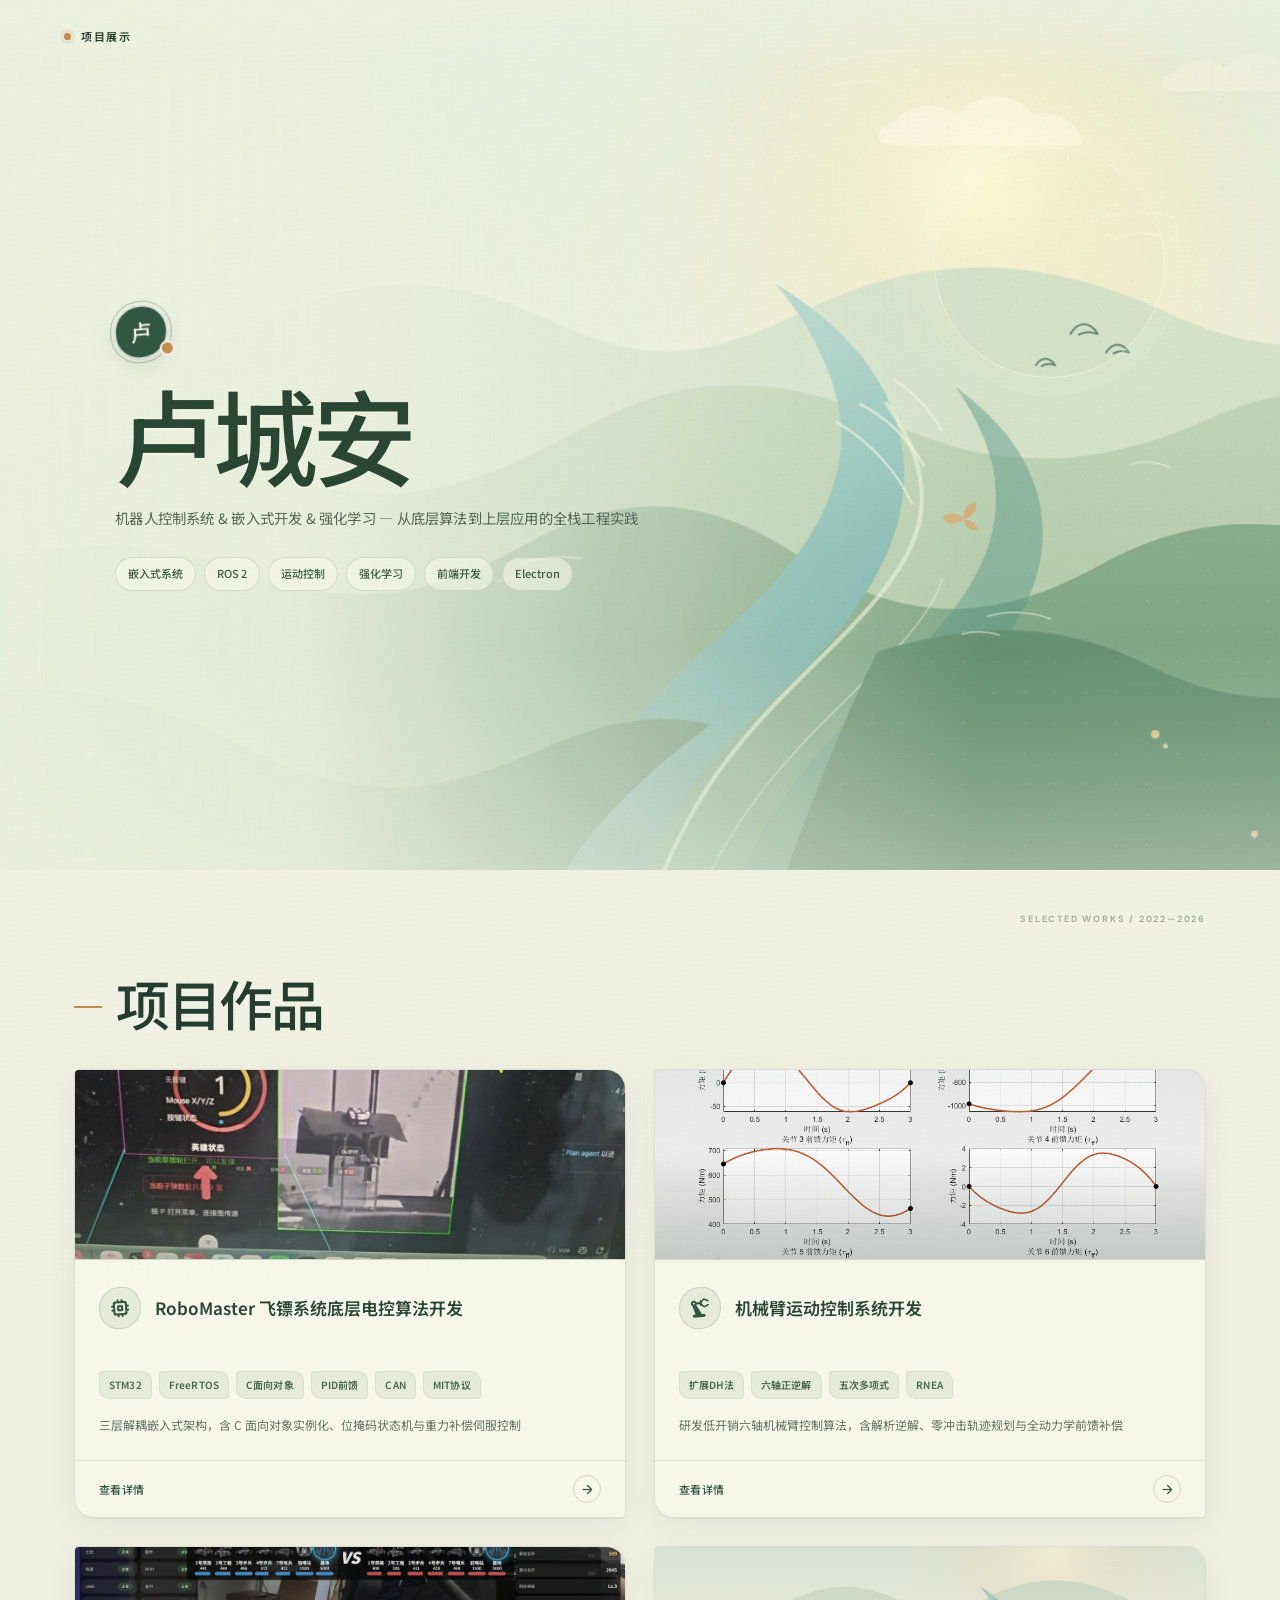
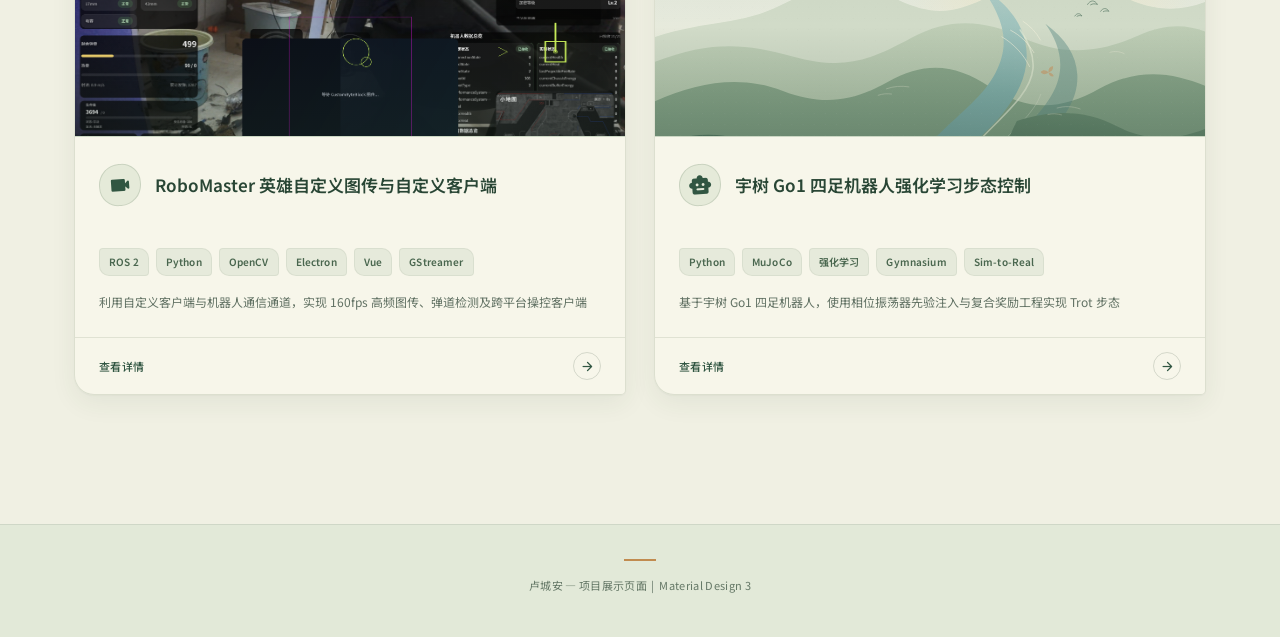
<file: index.html>
<!DOCTYPE html>
<html lang="zh-CN">
<head>
  <meta charset="UTF-8">
  <meta name="viewport" content="width=device-width, initial-scale=1.0">
  <title>卢城安 - 项目展示</title>
  <link rel="preconnect" href="https://fonts.googleapis.com">
  <link rel="preconnect" href="https://fonts.gstatic.com" crossorigin>
  <link href="https://fonts.googleapis.com/css2?family=DM+Sans:wght@400;500;600;700&family=Playfair+Display:ital,wght@0,500;0,600;1,500;1,600&family=Noto+Sans+SC:wght@300;400;500;600;700&display=swap" rel="stylesheet">
  <link href="https://fonts.googleapis.com/icon?family=Material+Icons+Round" rel="stylesheet">
  <link rel="stylesheet" href="style.css">
  <link rel="stylesheet" href="portfolio.css">
</head>
<body class="portfolio-home">

  <!-- Top App Bar -->
  <header class="top-app-bar">
    <span class="title">项目展示</span>
  </header>

  <!-- Hero -->
  <section class="hero">
    <div class="hero-avatar">卢</div>
    <h1 class="hero-name">卢城安</h1>
    <p class="hero-subtitle">机器人控制系统 & 嵌入式开发 & 强化学习 — 从底层算法到上层应用的全栈工程实践</p>
    <div class="hero-tags">
      <span class="hero-tag">嵌入式系统</span>
      <span class="hero-tag">ROS 2</span>
      <span class="hero-tag">运动控制</span>
      <span class="hero-tag">强化学习</span>
      <span class="hero-tag">前端开发</span>
      <span class="hero-tag">Electron</span>
    </div>
  </section>

  <!-- Projects -->
  <section class="projects-section">
    <h2 class="section-title">项目作品</h2>
    <div class="projects-grid">

      <!-- 1. 飞镖 -->
      <a class="summary-card" href="project1.html">
      <div class="summary-card-art" aria-hidden="true"><img src="asset/捕捉弹道.png" alt="" loading="lazy" decoding="async"></div>
              <div class="summary-card-header">
          <div class="summary-card-icon"><span class="material-icons-round">memory</span></div>
          <div class="summary-card-title">RoboMaster 飞镖系统底层电控算法开发</div>
        </div>
        <div class="summary-card-body">
          <div class="summary-card-tech">
            <span class="tech-chip">STM32</span>
            <span class="tech-chip">FreeRTOS</span>
            <span class="tech-chip">C面向对象</span>
            <span class="tech-chip">PID前馈</span>
            <span class="tech-chip">CAN</span>
            <span class="tech-chip">MIT协议</span>
          </div>
          <p class="summary-card-desc">三层解耦嵌入式架构，含 C 面向对象实例化、位掩码状态机与重力补偿伺服控制</p>
        </div>
        <div class="summary-card-footer">
          <span>查看详情</span>
          <span class="material-icons-round">arrow_forward</span>
        </div>
      </a>

      <!-- 2. 机械臂 -->
      <a class="summary-card" href="project2.html">
      <div class="summary-card-art" aria-hidden="true"><img src="asset/前馈力矩演示.png" alt="" loading="lazy" decoding="async"></div>
              <div class="summary-card-header">
          <div class="summary-card-icon"><span class="material-icons-round">precision_manufacturing</span></div>
          <div class="summary-card-title">机械臂运动控制系统开发</div>
        </div>
        <div class="summary-card-body">
          <div class="summary-card-tech">
            <span class="tech-chip">扩展DH法</span>
            <span class="tech-chip">六轴正逆解</span>
            <span class="tech-chip">五次多项式</span>
            <span class="tech-chip">RNEA</span>
          </div>
          <p class="summary-card-desc">研发低开销六轴机械臂控制算法，含解析逆解、零冲击轨迹规划与全动力学前馈补偿</p>
        </div>
        <div class="summary-card-footer">
          <span>查看详情</span>
          <span class="material-icons-round">arrow_forward</span>
        </div>
      </a>

      <!-- 3. 英雄 -->
      <a class="summary-card" href="project3.html">
      <div class="summary-card-art" aria-hidden="true"><img src="asset/自定义客户端.png" alt="" loading="lazy" decoding="async"></div>
              <div class="summary-card-header">
          <div class="summary-card-icon"><span class="material-icons-round">videocam</span></div>
          <div class="summary-card-title">RoboMaster 英雄自定义图传与自定义客户端</div>
        </div>
        <div class="summary-card-body">
          <div class="summary-card-tech">
            <span class="tech-chip">ROS 2</span>
            <span class="tech-chip">Python</span>
            <span class="tech-chip">OpenCV</span>
            <span class="tech-chip">Electron</span>
            <span class="tech-chip">Vue</span>
            <span class="tech-chip">GStreamer</span>
          </div>
          <p class="summary-card-desc">利用自定义客户端与机器人通信通道，实现 160fps 高频图传、弹道检测及跨平台操控客户端</p>
        </div>
        <div class="summary-card-footer">
          <span>查看详情</span>
          <span class="material-icons-round">arrow_forward</span>
        </div>
      </a>

      <!-- 4. 宇树 -->
      <a class="summary-card" href="project4.html">
      <div class="summary-card-art summary-card-art-video" aria-hidden="true"><video muted loop playsinline preload="none" poster="asset/portfolio-landscape.svg" data-motion-preview><source src="asset/机器狗步姿.mp4" type="video/mp4"></video></div>
              <div class="summary-card-header">
          <div class="summary-card-icon"><span class="material-icons-round">smart_toy</span></div>
          <div class="summary-card-title">宇树 Go1 四足机器人强化学习步态控制</div>
        </div>
        <div class="summary-card-body">
          <div class="summary-card-tech">
            <span class="tech-chip">Python</span>
            <span class="tech-chip">MuJoCo</span>
            <span class="tech-chip">强化学习</span>
            <span class="tech-chip">Gymnasium</span>
            <span class="tech-chip">Sim-to-Real</span>
          </div>
          <p class="summary-card-desc">基于宇树 Go1 四足机器人，使用相位振荡器先验注入与复合奖励工程实现 Trot 步态</p>
        </div>
        <div class="summary-card-footer">
          <span>查看详情</span>
          <span class="material-icons-round">arrow_forward</span>
        </div>
      </a>

    </div>
  </section>

  <!-- Footer -->
  <footer class="footer">
    <p>卢城安 — 项目展示页面 &nbsp;|&nbsp; Material Design 3</p>
  </footer>

  <!-- FAB -->
  <div class="fab" onclick="window.scrollTo({top:0,behavior:'smooth'})" title="返回顶部">
    <span class="material-icons-round">arrow_upward</span>
  </div>

  <script>
    // Ripple on cards
    document.querySelectorAll('.summary-card').forEach(card => {
      card.addEventListener('click', function(e) {
        const rect = this.getBoundingClientRect();
        const ripple = document.createElement('span');
        ripple.className = 'ripple';
        const size = Math.max(rect.width, rect.height);
        ripple.style.width = ripple.style.height = size + 'px';
        ripple.style.left = (e.clientX - rect.left - size/2) + 'px';
        ripple.style.top = (e.clientY - rect.top - size/2) + 'px';
        this.appendChild(ripple);
        setTimeout(() => ripple.remove(), 600);
      });
    });

    // FAB visibility
    const fab = document.querySelector('.fab');
    window.addEventListener('scroll', () => {
      fab.style.opacity = window.scrollY > 300 ? '1' : '0';
      fab.style.pointerEvents = window.scrollY > 300 ? 'auto' : 'none';
    });
    fab.style.opacity = '0';
    fab.style.pointerEvents = 'none';
  </script>
  <script defer src="portfolio.js"></script>
</body>
</html>
</file>
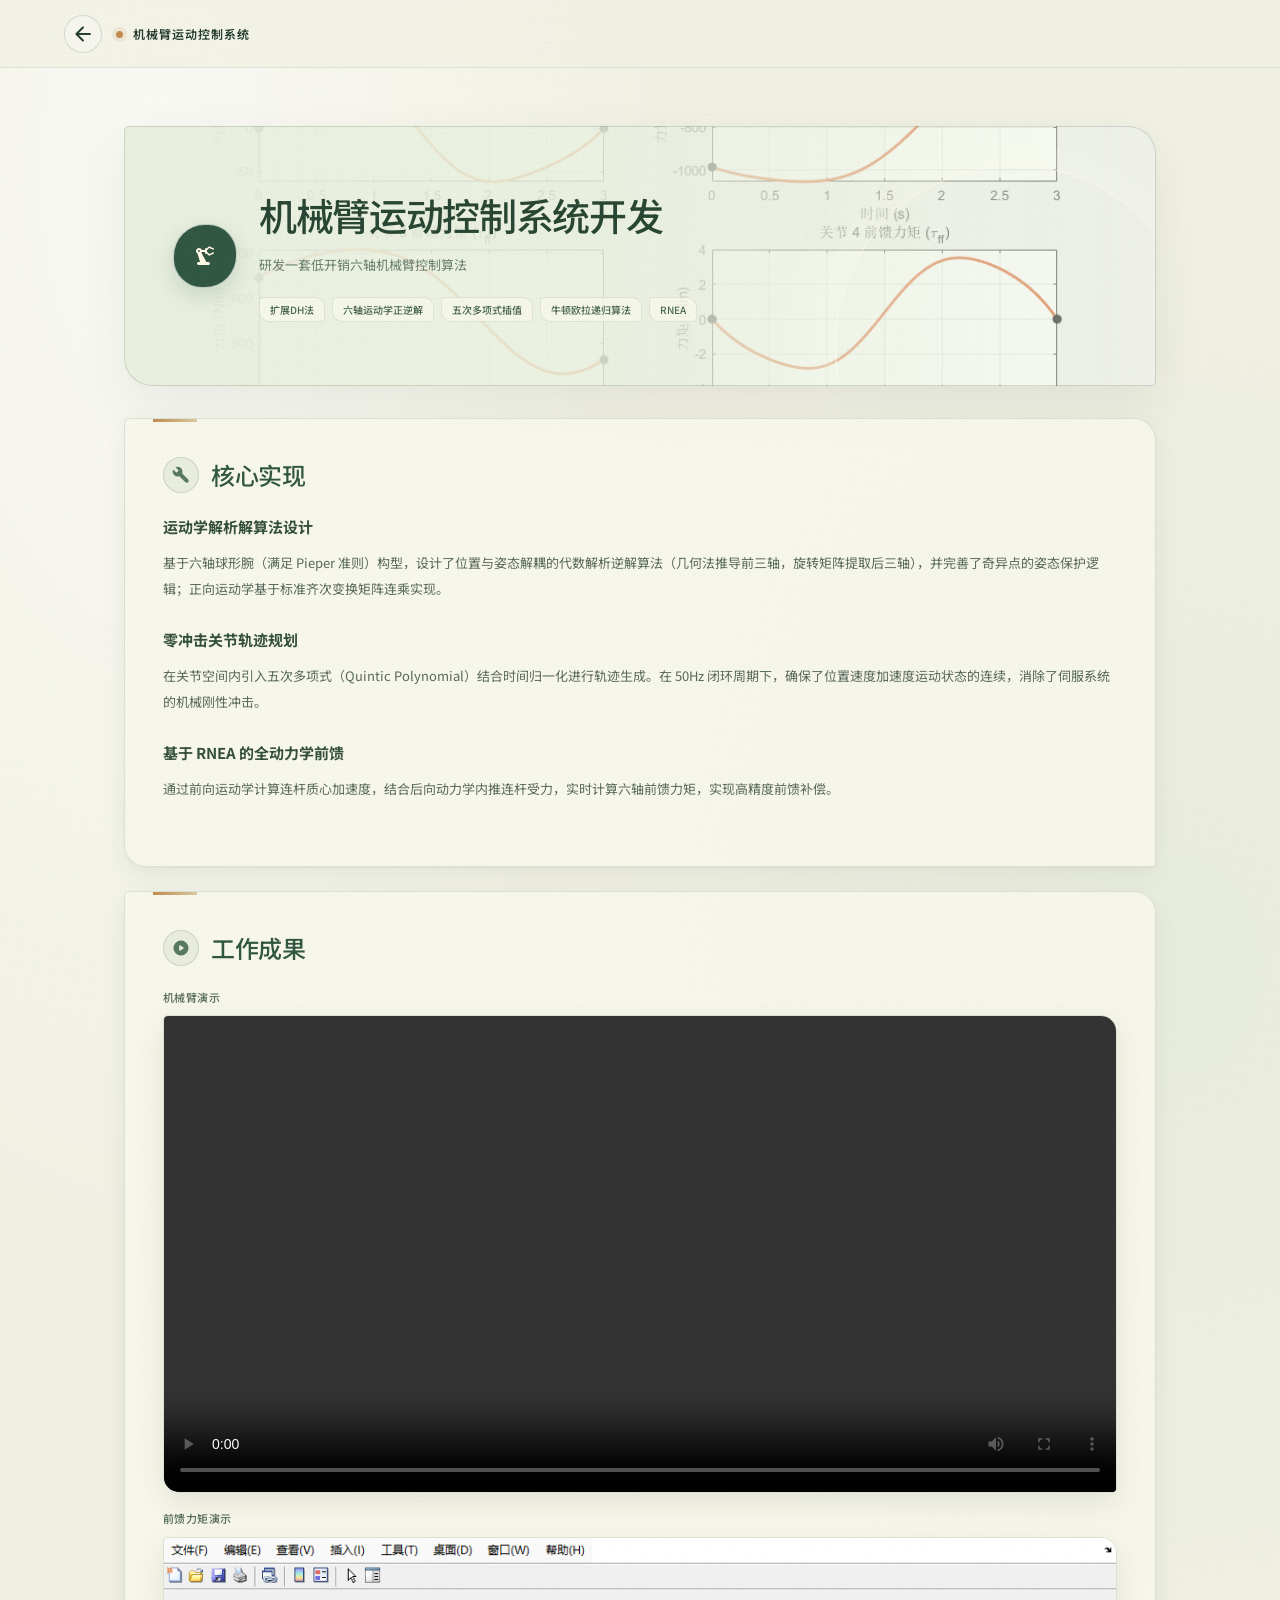
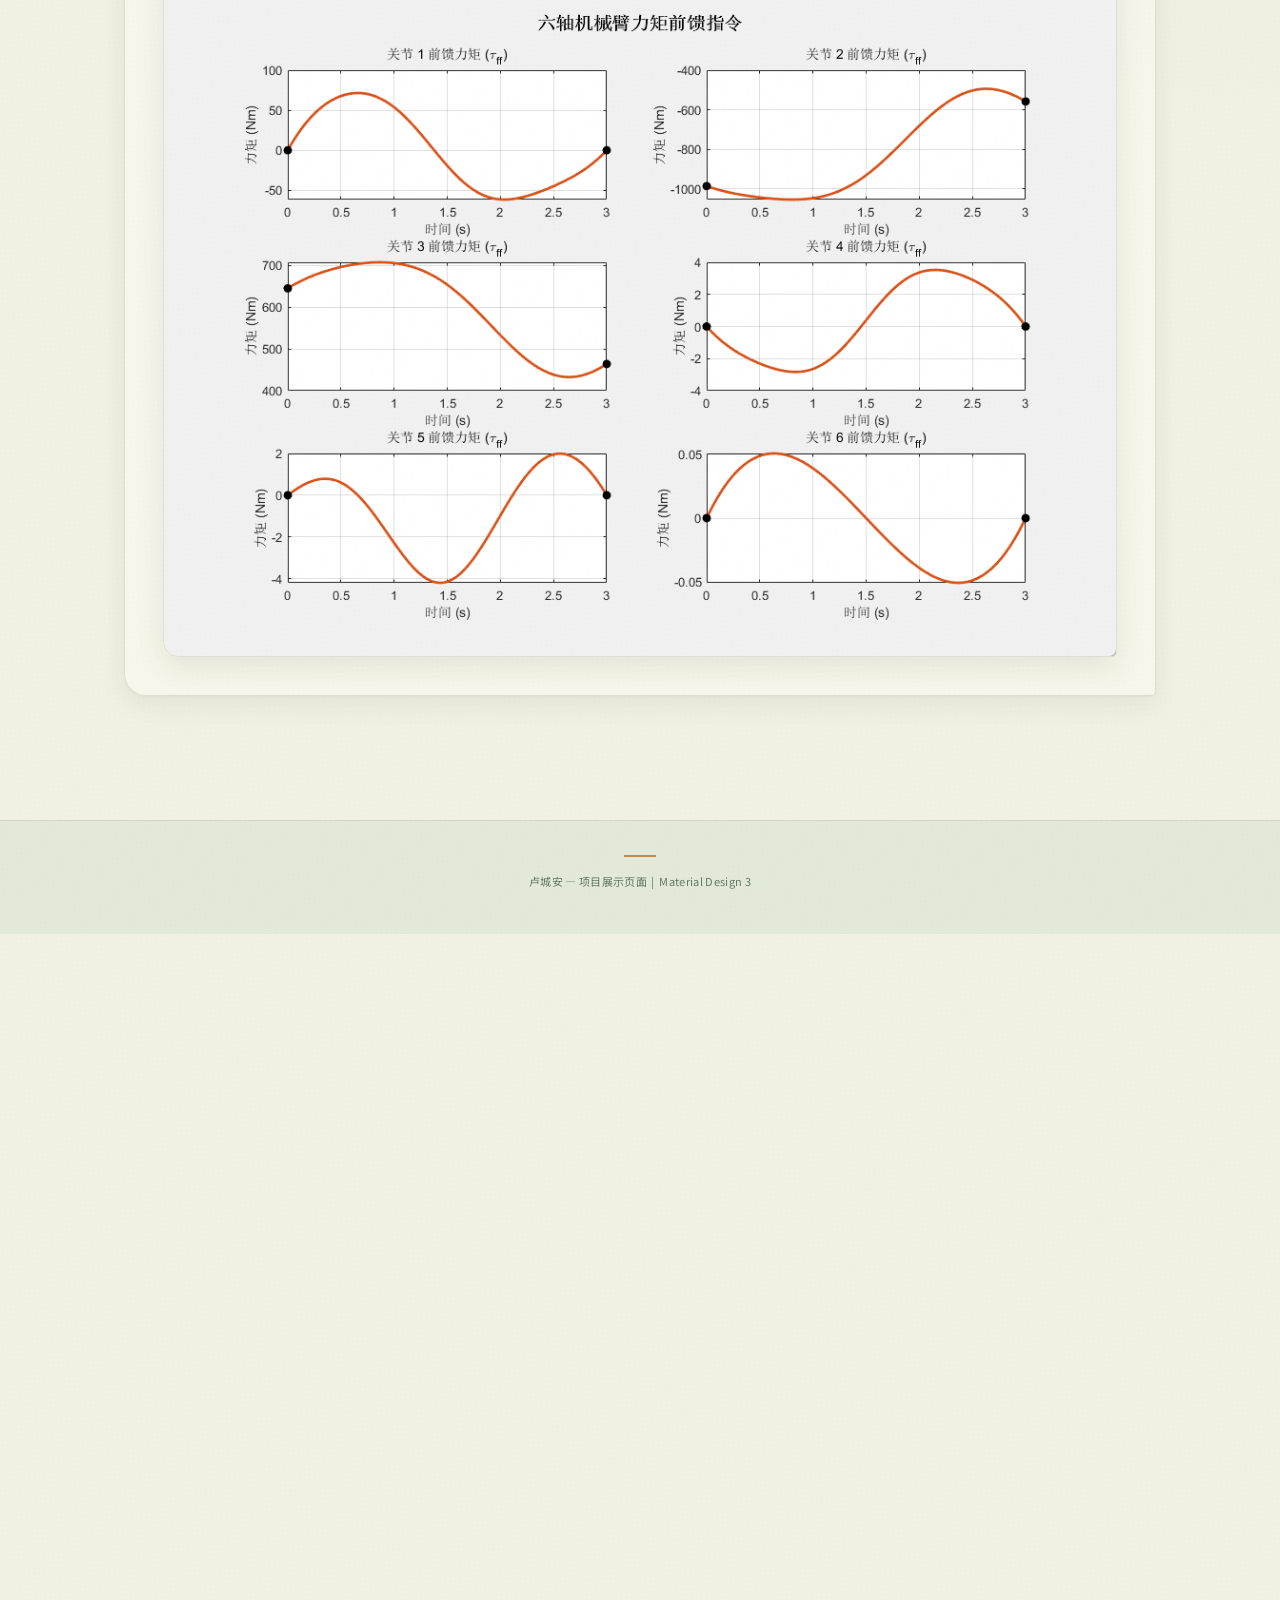
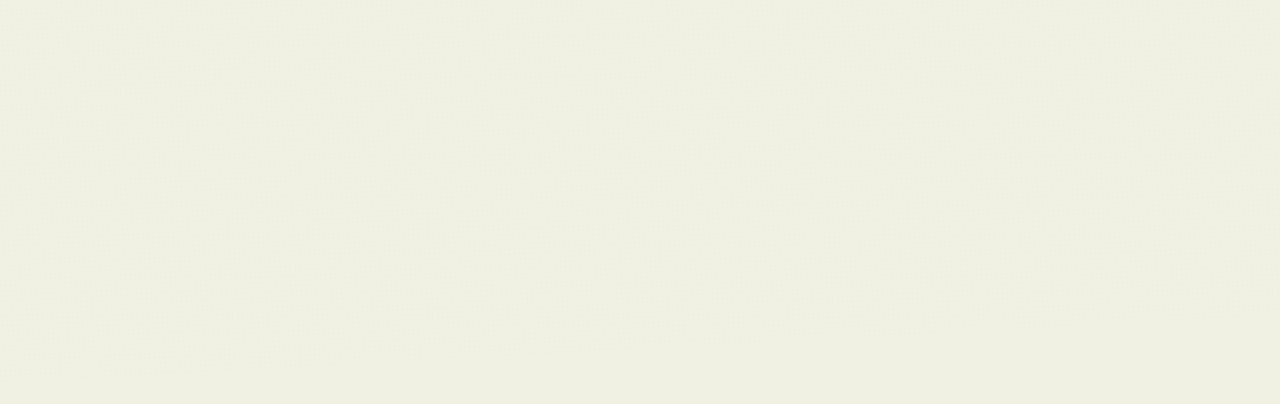
<file: project2.html>
<!DOCTYPE html>
<html lang="zh-CN">
<head>
  <meta charset="UTF-8">
  <meta name="viewport" content="width=device-width, initial-scale=1.0">
  <title>机械臂运动控制系统 - 卢城安</title>
  <link rel="preconnect" href="https://fonts.googleapis.com">
  <link rel="preconnect" href="https://fonts.gstatic.com" crossorigin>
  <link href="https://fonts.googleapis.com/css2?family=DM+Sans:wght@400;500;600;700&family=Playfair+Display:ital,wght@0,500;0,600;1,500;1,600&family=Noto+Sans+SC:wght@300;400;500;600;700&display=swap" rel="stylesheet">
  <link href="https://fonts.googleapis.com/icon?family=Material+Icons+Round" rel="stylesheet">
  <link rel="stylesheet" href="style.css">
  <link rel="stylesheet" href="portfolio.css">
</head>
<body class="portfolio-page page-enter project-page-arm">

  <!-- Top App Bar -->
  <header class="top-app-bar">
    <a class="icon-btn" href="index.html">
      <span class="material-icons-round">arrow_back</span>
    </a>
    <span class="title">机械臂运动控制系统</span>
  </header>

  <div class="detail-page">

    <!-- Hero Banner -->
    <div class="detail-hero">
      <div class="detail-hero-icon"><span class="material-icons-round">precision_manufacturing</span></div>
      <div class="detail-hero-text">
        <h1 class="detail-hero-title">机械臂运动控制系统开发</h1>
        <p class="detail-hero-subtitle">研发一套低开销六轴机械臂控制算法</p>
        <div class="detail-hero-tech">
          <span class="tech-chip">扩展DH法</span>
          <span class="tech-chip">六轴运动学正逆解</span>
          <span class="tech-chip">五次多项式插值</span>
          <span class="tech-chip">牛顿欧拉递归算法</span>
          <span class="tech-chip">RNEA</span>
        </div>
      </div>
    </div>

    <!-- Core Implementation -->
    <div class="detail-section">
      <h2 class="detail-section-title">
        <span class="material-icons-round">build</span>
        核心实现
      </h2>

      <div class="detail-subsection">
        <h3 class="detail-subsection-title">运动学解析解算法设计</h3>
        <p class="detail-text">基于六轴球形腕（满足 Pieper 准则）构型，设计了位置与姿态解耦的代数解析逆解算法（几何法推导前三轴，旋转矩阵提取后三轴），并完善了奇异点的姿态保护逻辑；正向运动学基于标准齐次变换矩阵连乘实现。</p>
      </div>

      <div class="detail-subsection">
        <h3 class="detail-subsection-title">零冲击关节轨迹规划</h3>
        <p class="detail-text">在关节空间内引入五次多项式（Quintic Polynomial）结合时间归一化进行轨迹生成。在 50Hz 闭环周期下，确保了位置速度加速度运动状态的连续，消除了伺服系统的机械刚性冲击。</p>
      </div>

      <div class="detail-subsection">
        <h3 class="detail-subsection-title">基于 RNEA 的全动力学前馈</h3>
        <p class="detail-text">通过前向运动学计算连杆质心加速度，结合后向动力学内推连杆受力，实时计算六轴前馈力矩，实现高精度前馈补偿。</p>
      </div>
    </div>

    <!-- Demo Media -->
    <div class="detail-media">
      <h2 class="detail-media-title">
        <span class="material-icons-round">play_circle</span>
        工作成果
      </h2>
      <div class="media-grid">
        <div>
          <div class="media-item-title">机械臂演示</div>
          <video src="asset/机械臂演示.mp4" controls></video>
        </div>
      </div>
      <div style="margin-top:16px">
        <div class="media-item-title">前馈力矩演示</div>
        <img src="asset/前馈力矩演示.png" alt="前馈力矩演示">
      </div>
    </div>

  </div>

  <!-- Footer -->
  <footer class="footer">
    <p>卢城安 — 项目展示页面 &nbsp;|&nbsp; Material Design 3</p>
  </footer>

  <!-- FAB -->
  <div class="fab" onclick="window.scrollTo({top:0,behavior:'smooth'})" title="返回顶部">
    <span class="material-icons-round">arrow_upward</span>
  </div>

  <script>
    const fab = document.querySelector('.fab');
    window.addEventListener('scroll', () => {
      fab.style.opacity = window.scrollY > 300 ? '1' : '0';
      fab.style.pointerEvents = window.scrollY > 300 ? 'auto' : 'none';
    });
    fab.style.opacity = '0';
    fab.style.pointerEvents = 'none';
  </script>
  <script defer src="portfolio.js"></script>
</body>
</html>
</file>
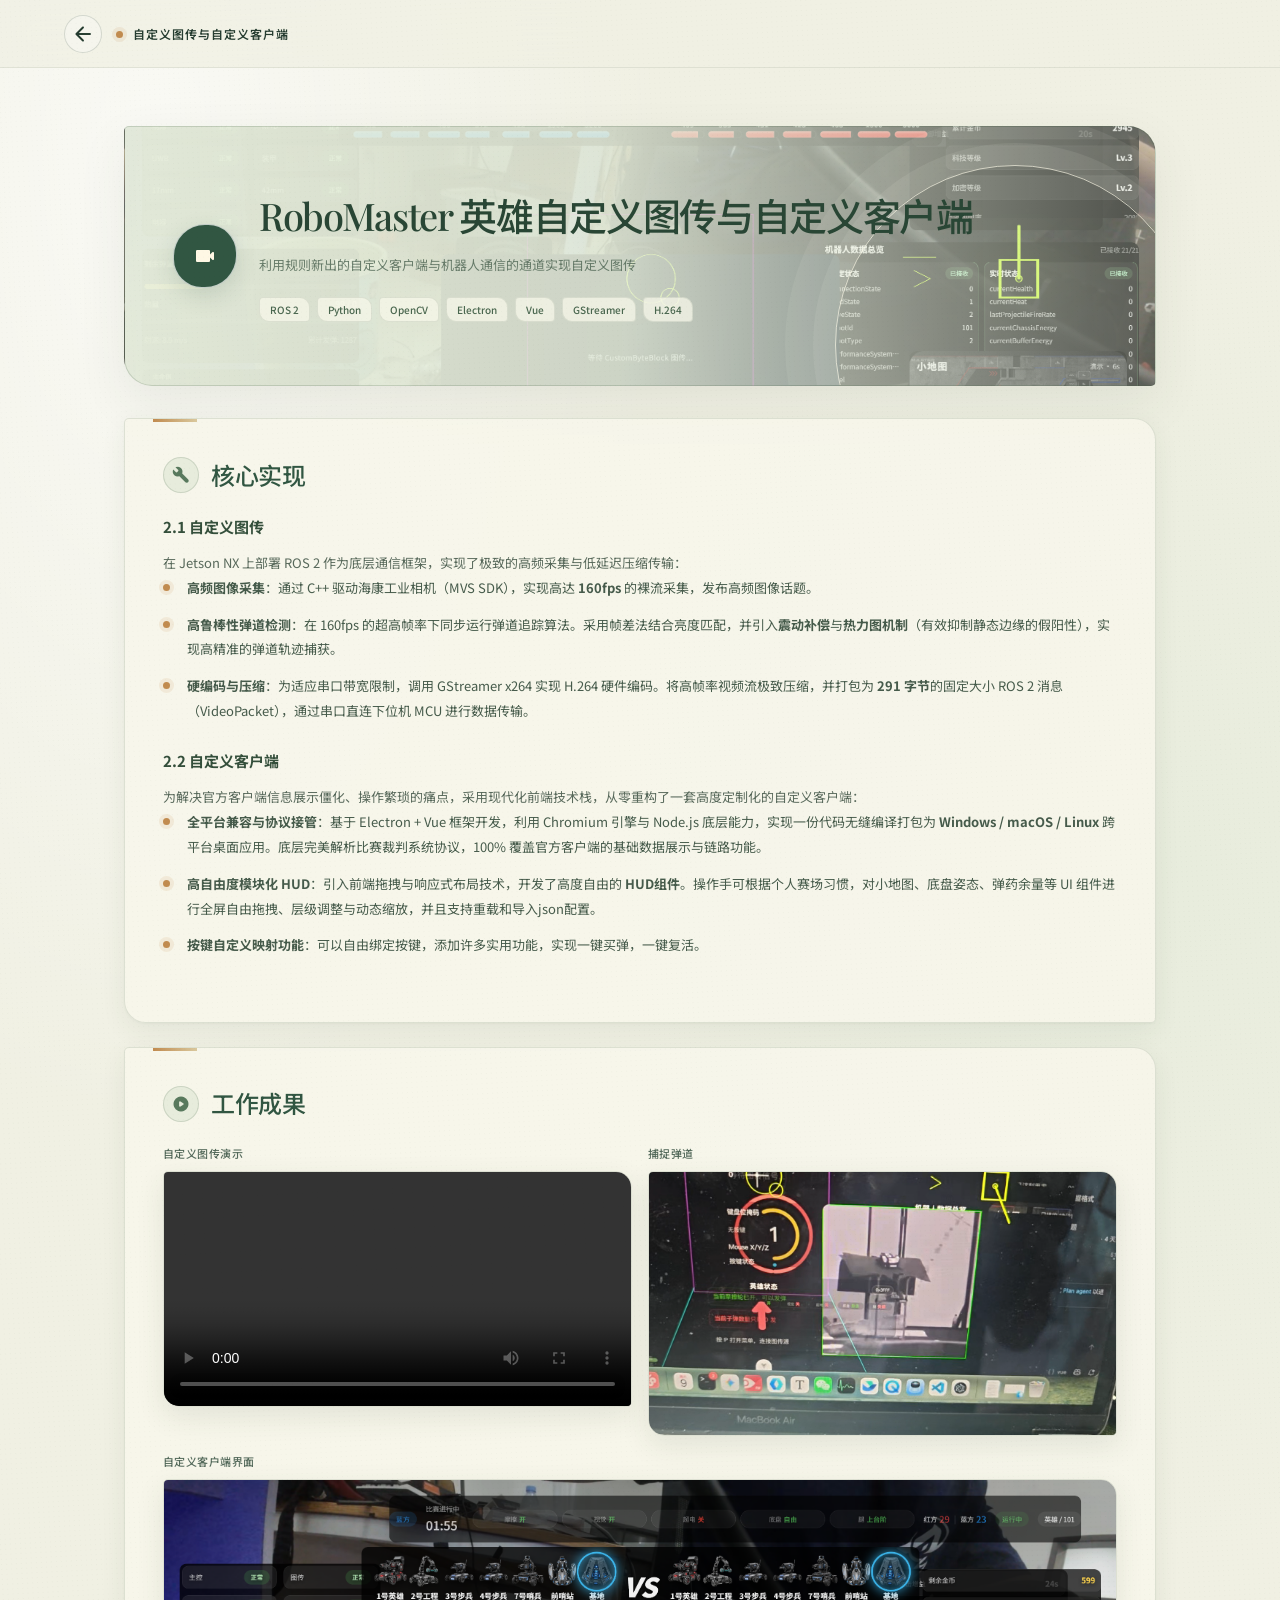
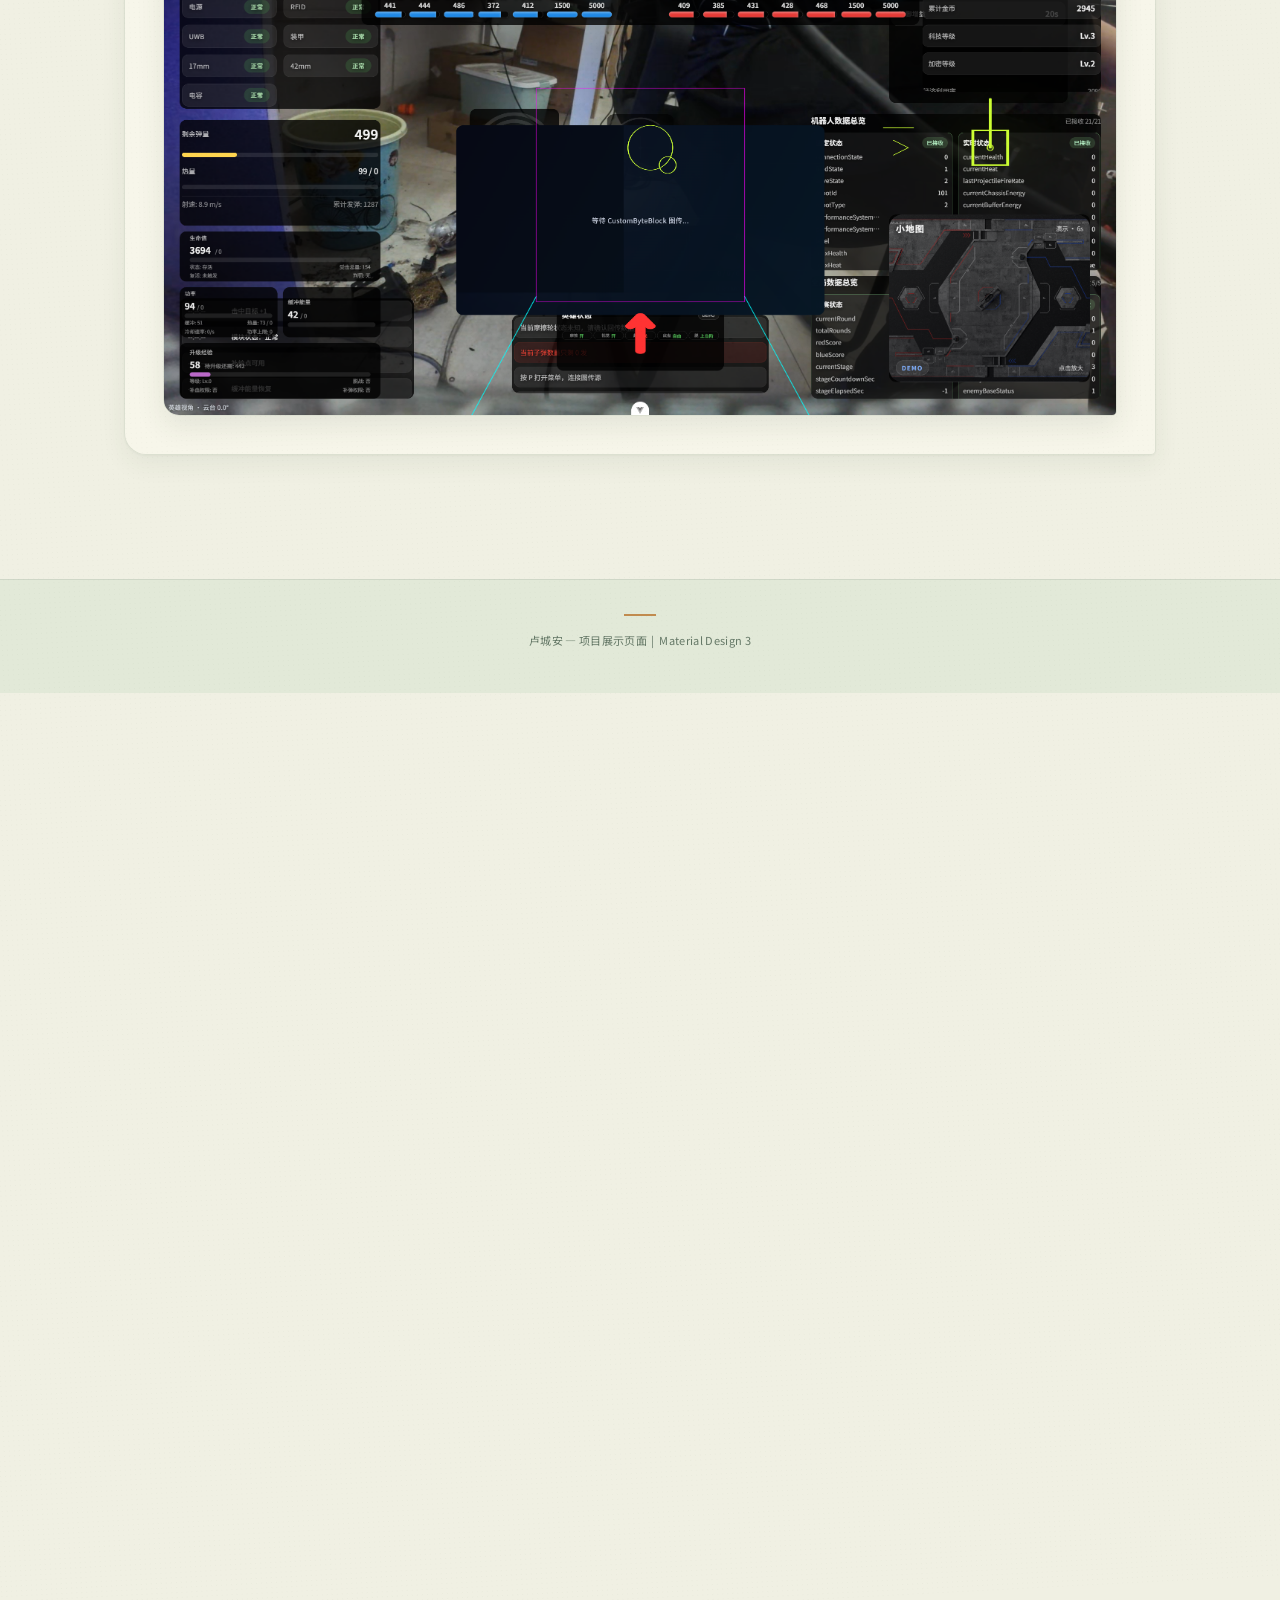
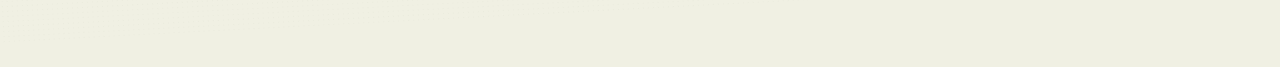
<file: project3.html>
<!DOCTYPE html>
<html lang="zh-CN">
<head>
  <meta charset="UTF-8">
  <meta name="viewport" content="width=device-width, initial-scale=1.0">
  <title>自定义图传与自定义客户端 - 卢城安</title>
  <link rel="preconnect" href="https://fonts.googleapis.com">
  <link rel="preconnect" href="https://fonts.gstatic.com" crossorigin>
  <link href="https://fonts.googleapis.com/css2?family=DM+Sans:wght@400;500;600;700&family=Playfair+Display:ital,wght@0,500;0,600;1,500;1,600&family=Noto+Sans+SC:wght@300;400;500;600;700&display=swap" rel="stylesheet">
  <link href="https://fonts.googleapis.com/icon?family=Material+Icons+Round" rel="stylesheet">
  <link rel="stylesheet" href="style.css">
  <link rel="stylesheet" href="portfolio.css">
</head>
<body class="portfolio-page page-enter project-page-video">

  <!-- Top App Bar -->
  <header class="top-app-bar">
    <a class="icon-btn" href="index.html">
      <span class="material-icons-round">arrow_back</span>
    </a>
    <span class="title">自定义图传与自定义客户端</span>
  </header>

  <div class="detail-page">

    <!-- Hero Banner -->
    <div class="detail-hero">
      <div class="detail-hero-icon"><span class="material-icons-round">videocam</span></div>
      <div class="detail-hero-text">
        <h1 class="detail-hero-title">RoboMaster 英雄自定义图传与自定义客户端</h1>
        <p class="detail-hero-subtitle">利用规则新出的自定义客户端与机器人通信的通道实现自定义图传</p>
        <div class="detail-hero-tech">
          <span class="tech-chip">ROS 2</span>
          <span class="tech-chip">Python</span>
          <span class="tech-chip">OpenCV</span>
          <span class="tech-chip">Electron</span>
          <span class="tech-chip">Vue</span>
          <span class="tech-chip">GStreamer</span>
          <span class="tech-chip">H.264</span>
        </div>
      </div>
    </div>

    <!-- Core Implementation -->
    <div class="detail-section">
      <h2 class="detail-section-title">
        <span class="material-icons-round">build</span>
        核心实现
      </h2>

      <div class="detail-subsection">
        <h3 class="detail-subsection-title">2.1 自定义图传</h3>
        <p class="detail-text">在 Jetson NX 上部署 ROS 2 作为底层通信框架，实现了极致的高频采集与低延迟压缩传输：</p>
        <ul class="bullet-list">
          <li><strong>高频图像采集</strong>：通过 C++ 驱动海康工业相机（MVS SDK），实现高达 <strong>160fps</strong> 的裸流采集，发布高频图像话题。</li>
          <li><strong>高鲁棒性弹道检测</strong>：在 160fps 的超高帧率下同步运行弹道追踪算法。采用帧差法结合亮度匹配，并引入<strong>震动补偿</strong>与<strong>热力图机制</strong>（有效抑制静态边缘的假阳性），实现高精准的弹道轨迹捕获。</li>
          <li><strong>硬编码与压缩</strong>：为适应串口带宽限制，调用 GStreamer x264 实现 H.264 硬件编码。将高帧率视频流极致压缩，并打包为 <strong>291 字节</strong>的固定大小 ROS 2 消息（VideoPacket），通过串口直连下位机 MCU 进行数据传输。</li>
        </ul>
      </div>

      <div class="detail-subsection">
        <h3 class="detail-subsection-title">2.2 自定义客户端</h3>
        <p class="detail-text">为解决官方客户端信息展示僵化、操作繁琐的痛点，采用现代化前端技术栈，从零重构了一套高度定制化的自定义客户端：</p>
        <ul class="bullet-list">
          <li><strong>全平台兼容与协议接管</strong>：基于 Electron + Vue 框架开发，利用 Chromium 引擎与 Node.js 底层能力，实现一份代码无缝编译打包为 <strong>Windows / macOS / Linux</strong> 跨平台桌面应用。底层完美解析比赛裁判系统协议，100% 覆盖官方客户端的基础数据展示与链路功能。</li>
          <li><strong>高自由度模块化 HUD</strong>：引入前端拖拽与响应式布局技术，开发了高度自由的 <strong>HUD组件</strong>。操作手可根据个人赛场习惯，对小地图、底盘姿态、弹药余量等 UI 组件进行全屏自由拖拽、层级调整与动态缩放，并且支持重载和导入json配置。</li>
          <li><strong>按键自定义映射功能</strong>：可以自由绑定按键，添加许多实用功能，实现一键买弹，一键复活。</li>
        </ul>
      </div>
    </div>

    <!-- Demo Media -->
    <div class="detail-media">
      <h2 class="detail-media-title">
        <span class="material-icons-round">play_circle</span>
        工作成果
      </h2>
      <div class="media-grid grid-2">
        <div>
          <div class="media-item-title">自定义图传演示</div>
          <video src="asset/自定义图传.mp4" controls></video>
        </div>
        <div>
          <div class="media-item-title">捕捉弹道</div>
          <img src="asset/捕捉弹道.png" alt="捕捉弹道">
        </div>
      </div>
      <div style="margin-top:16px">
        <div class="media-item-title">自定义客户端界面</div>
        <img src="asset/自定义客户端.png" alt="自定义客户端">
      </div>
    </div>

  </div>

  <!-- Footer -->
  <footer class="footer">
    <p>卢城安 — 项目展示页面 &nbsp;|&nbsp; Material Design 3</p>
  </footer>

  <!-- FAB -->
  <div class="fab" onclick="window.scrollTo({top:0,behavior:'smooth'})" title="返回顶部">
    <span class="material-icons-round">arrow_upward</span>
  </div>

  <script>
    const fab = document.querySelector('.fab');
    window.addEventListener('scroll', () => {
      fab.style.opacity = window.scrollY > 300 ? '1' : '0';
      fab.style.pointerEvents = window.scrollY > 300 ? 'auto' : 'none';
    });
    fab.style.opacity = '0';
    fab.style.pointerEvents = 'none';
  </script>
  <script defer src="portfolio.js"></script>
</body>
</html>
</file>
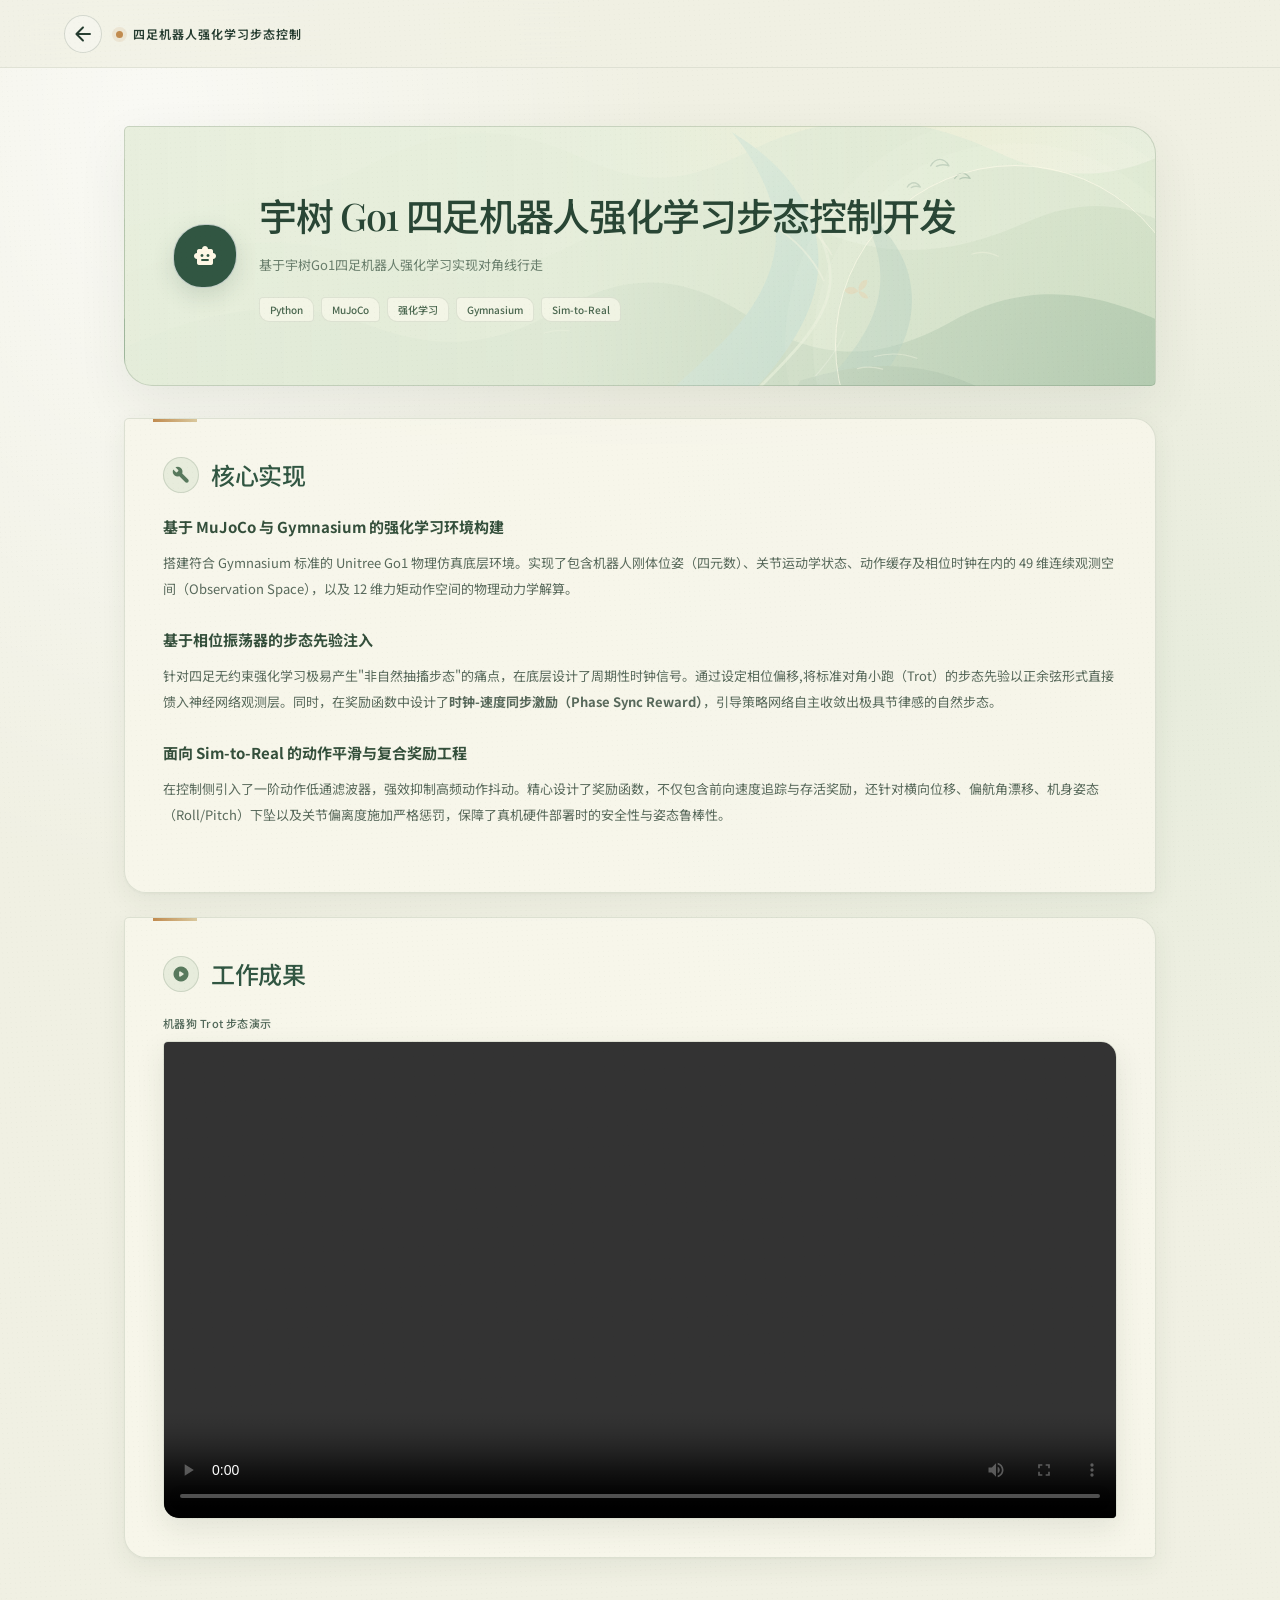
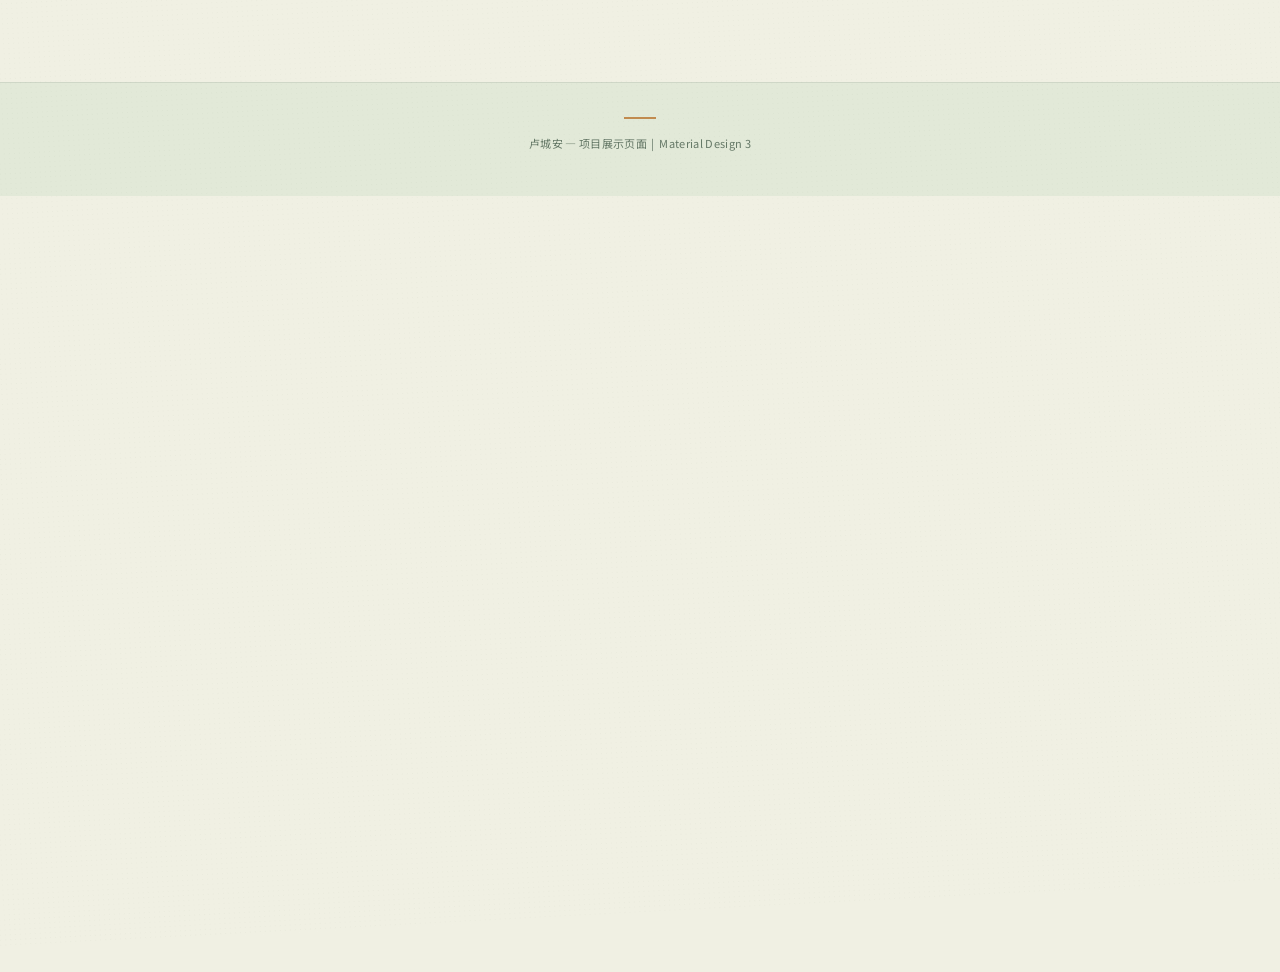
<file: project4.html>
<!DOCTYPE html>
<html lang="zh-CN">
<head>
  <meta charset="UTF-8">
  <meta name="viewport" content="width=device-width, initial-scale=1.0">
  <title>四足机器人强化学习步态控制 - 卢城安</title>
  <link rel="preconnect" href="https://fonts.googleapis.com">
  <link rel="preconnect" href="https://fonts.gstatic.com" crossorigin>
  <link href="https://fonts.googleapis.com/css2?family=DM+Sans:wght@400;500;600;700&family=Playfair+Display:ital,wght@0,500;0,600;1,500;1,600&family=Noto+Sans+SC:wght@300;400;500;600;700&display=swap" rel="stylesheet">
  <link href="https://fonts.googleapis.com/icon?family=Material+Icons+Round" rel="stylesheet">
  <link rel="stylesheet" href="style.css">
  <link rel="stylesheet" href="portfolio.css">
</head>
<body class="portfolio-page page-enter project-page-quadruped">

  <!-- Top App Bar -->
  <header class="top-app-bar">
    <a class="icon-btn" href="index.html">
      <span class="material-icons-round">arrow_back</span>
    </a>
    <span class="title">四足机器人强化学习步态控制</span>
  </header>

  <div class="detail-page">

    <!-- Hero Banner -->
    <div class="detail-hero">
      <div class="detail-hero-icon"><span class="material-icons-round">smart_toy</span></div>
      <div class="detail-hero-text">
        <h1 class="detail-hero-title">宇树 Go1 四足机器人强化学习步态控制开发</h1>
        <p class="detail-hero-subtitle">基于宇树Go1四足机器人强化学习实现对角线行走</p>
        <div class="detail-hero-tech">
          <span class="tech-chip">Python</span>
          <span class="tech-chip">MuJoCo</span>
          <span class="tech-chip">强化学习</span>
          <span class="tech-chip">Gymnasium</span>
          <span class="tech-chip">Sim-to-Real</span>
        </div>
      </div>
    </div>

    <!-- Core Implementation -->
    <div class="detail-section">
      <h2 class="detail-section-title">
        <span class="material-icons-round">build</span>
        核心实现
      </h2>

      <div class="detail-subsection">
        <h3 class="detail-subsection-title">基于 MuJoCo 与 Gymnasium 的强化学习环境构建</h3>
        <p class="detail-text">搭建符合 Gymnasium 标准的 Unitree Go1 物理仿真底层环境。实现了包含机器人刚体位姿（四元数）、关节运动学状态、动作缓存及相位时钟在内的 49 维连续观测空间（Observation Space），以及 12 维力矩动作空间的物理动力学解算。</p>
      </div>

      <div class="detail-subsection">
        <h3 class="detail-subsection-title">基于相位振荡器的步态先验注入</h3>
        <p class="detail-text">针对四足无约束强化学习极易产生"非自然抽搐步态"的痛点，在底层设计了周期性时钟信号。通过设定相位偏移,将标准对角小跑（Trot）的步态先验以正余弦形式直接馈入神经网络观测层。同时，在奖励函数中设计了<strong>时钟-速度同步激励（Phase Sync Reward）</strong>，引导策略网络自主收敛出极具节律感的自然步态。</p>
      </div>

      <div class="detail-subsection">
        <h3 class="detail-subsection-title">面向 Sim-to-Real 的动作平滑与复合奖励工程</h3>
        <p class="detail-text">在控制侧引入了一阶动作低通滤波器，强效抑制高频动作抖动。精心设计了奖励函数，不仅包含前向速度追踪与存活奖励，还针对横向位移、偏航角漂移、机身姿态（Roll/Pitch）下坠以及关节偏离度施加严格惩罚，保障了真机硬件部署时的安全性与姿态鲁棒性。</p>
      </div>
    </div>

    <!-- Demo Media -->
    <div class="detail-media">
      <h2 class="detail-media-title">
        <span class="material-icons-round">play_circle</span>
        工作成果
      </h2>
      <div class="media-grid">
        <div>
          <div class="media-item-title">机器狗 Trot 步态演示</div>
          <video src="asset/机器狗步姿.mp4" controls></video>
        </div>
      </div>
    </div>

  </div>

  <!-- Footer -->
  <footer class="footer">
    <p>卢城安 — 项目展示页面 &nbsp;|&nbsp; Material Design 3</p>
  </footer>

  <!-- FAB -->
  <div class="fab" onclick="window.scrollTo({top:0,behavior:'smooth'})" title="返回顶部">
    <span class="material-icons-round">arrow_upward</span>
  </div>

  <script>
    const fab = document.querySelector('.fab');
    window.addEventListener('scroll', () => {
      fab.style.opacity = window.scrollY > 300 ? '1' : '0';
      fab.style.pointerEvents = window.scrollY > 300 ? 'auto' : 'none';
    });
    fab.style.opacity = '0';
    fab.style.pointerEvents = 'none';
  </script>
  <script defer src="portfolio.js"></script>
</body>
</html>
</file>
<file: style.css>
/* ===== MD3 Color System ===== */
:root {
  --md-primary: #00658e;
  --md-on-primary: #ffffff;
  --md-primary-container: #c5e7ff;
  --md-on-primary-container: #001e2d;
  --md-secondary: #4f616e;
  --md-on-secondary: #ffffff;
  --md-secondary-container: #d2e5f2;
  --md-on-secondary-container: #0a1e28;
  --md-tertiary: #615a7c;
  --md-on-tertiary: #ffffff;
  --md-tertiary-container: #e7def8;
  --md-on-tertiary-container: #1d1635;
  --md-surface: #f6fafe;
  --md-on-surface: #171c1f;
  --md-surface-variant: #dde3ea;
  --md-surface-variant-low: #f0f3f7;
  --md-on-surface-variant: #41484d;
  --md-outline: #717880;
  --md-outline-variant: #c1c7ce;
  --md-elevation-1: 0 1px 3px 0 rgba(0,0,0,0.15), 0 1px 2px -1px rgba(0,0,0,0.15);
  --md-elevation-2: 0 2px 6px 0 rgba(0,0,0,0.15), 0 3px 4px -2px rgba(0,0,0,0.15);
  --md-elevation-3: 0 4px 12px 0 rgba(0,0,0,0.15), 0 6px 8px -4px rgba(0,0,0,0.15);
  --md-radius-xs: 4px;
  --md-radius-sm: 8px;
  --md-radius-md: 12px;
  --md-radius-lg: 16px;
  --md-radius-xl: 28px;
  --md-radius-full: 9999px;
}
@media (prefers-color-scheme: dark) {
  :root {
    --md-primary: #7cd2ff;
    --md-on-primary: #00344d;
    --md-primary-container: #004c6c;
    --md-on-primary-container: #c5e7ff;
    --md-secondary: #b6c9d7;
    --md-on-secondary: #21323e;
    --md-secondary-container: #32424e;
    --md-on-secondary-container: #d2e5f2;
    --md-tertiary: #cac1e5;
    --md-on-tertiary: #322b4a;
    --md-tertiary-container: #494162;
    --md-on-tertiary-container: #e7def8;
    --md-surface: #0e1316;
    --md-on-surface: #e0e3e6;
    --md-surface-variant: #41484d;
    --md-surface-variant-low: #1c2024;
    --md-on-surface-variant: #c1c7ce;
    --md-outline: #8b9198;
    --md-outline-variant: #41484d;
    --md-elevation-1: 0 1px 3px 0 rgba(0,0,0,0.3), 0 1px 2px -1px rgba(0,0,0,0.3);
    --md-elevation-2: 0 2px 6px 0 rgba(0,0,0,0.3), 0 3px 4px -2px rgba(0,0,0,0.3);
    --md-elevation-3: 0 4px 12px 0 rgba(0,0,0,0.3), 0 6px 8px -4px rgba(0,0,0,0.3);
  }
}

/* ===== Base ===== */
*, *::before, *::after { box-sizing: border-box; margin: 0; padding: 0; }
html { scroll-behavior: smooth; }
body {
  font-family: 'Noto Sans SC', system-ui, sans-serif;
  background: var(--md-surface);
  color: var(--md-on-surface);
  line-height: 1.7;
  min-height: 100vh;
  -webkit-font-smoothing: antialiased;
}

/* ===== Top App Bar ===== */
.top-app-bar {
  position: sticky;
  top: 0;
  z-index: 50;
  background: var(--md-surface);
  height: 64px;
  display: flex;
  align-items: center;
  padding: 0 16px;
  gap: 8px;
  box-shadow: var(--md-elevation-2);
}
.top-app-bar .title {
  font-size: 22px;
  font-weight: 500;
  color: var(--md-on-surface);
}
.top-app-bar .icon-btn {
  width: 48px; height: 48px;
  display: flex; align-items: center; justify-content: center;
  border-radius: var(--md-radius-full);
  color: var(--md-on-surface-variant);
  transition: background 0.2s;
  cursor: pointer;
  text-decoration: none;
}
.top-app-bar .icon-btn:hover { background: rgba(28,27,31,0.08); }

/* ===== Hero ===== */
.hero {
  padding: 80px 24px 60px;
  text-align: center;
  background: linear-gradient(135deg, var(--md-primary-container), var(--md-tertiary-container));
}
.hero-avatar {
  width: 96px; height: 96px;
  background: var(--md-primary);
  color: var(--md-on-primary);
  border-radius: var(--md-radius-xl);
  display: inline-flex; align-items: center; justify-content: center;
  font-size: 40px; font-weight: 700;
  margin-bottom: 24px;
  box-shadow: var(--md-elevation-3);
}
.hero-name {
  font-size: 40px;
  font-weight: 700;
  color: var(--md-on-primary-container);
  margin-bottom: 12px;
}
.hero-subtitle {
  font-size: 16px;
  color: var(--md-on-secondary-container);
  max-width: 600px;
  margin: 0 auto;
  font-weight: 400;
}
.hero-tags {
  display: flex;
  justify-content: center;
  gap: 8px;
  margin-top: 24px;
  flex-wrap: wrap;
}
.hero-tag {
  background: var(--md-secondary-container);
  color: var(--md-on-secondary-container);
  padding: 6px 16px;
  border-radius: var(--md-radius-sm);
  font-size: 13px;
  font-weight: 500;
}

/* ===== Section Title ===== */
.section-title {
  font-size: 28px;
  font-weight: 700;
  color: var(--md-on-surface);
  margin-bottom: 32px;
  padding-left: 16px;
  position: relative;
}
.section-title::before {
  content: '';
  position: absolute;
  left: 0; top: 50%;
  width: 4px; height: 24px;
  background: var(--md-primary);
  border-radius: 2px;
  transform: translateY(-50%);
}

/* ===== Projects Grid (Main Page) ===== */
.projects-section {
  max-width: 960px;
  margin: 0 auto;
  padding: 48px 24px 80px;
}
.projects-grid {
  display: grid;
  grid-template-columns: 1fr;
  gap: 16px;
}
@media (min-width: 720px) {
  .projects-grid { grid-template-columns: repeat(2, 1fr); }
}

/* ===== Small Summary Card ===== */
.summary-card {
  background: var(--md-surface-variant);
  border-radius: var(--md-radius-lg);
  overflow: hidden;
  box-shadow: var(--md-elevation-1);
  transition: box-shadow 0.3s, transform 0.2s;
  cursor: pointer;
  position: relative;
  display: flex;
  flex-direction: column;
  text-decoration: none;
  color: inherit;
}
.summary-card:hover {
  box-shadow: var(--md-elevation-3);
  transform: translateY(-4px);
}
.summary-card-header {
  background: var(--md-primary);
  color: var(--md-on-primary);
  padding: 16px 20px;
  display: flex;
  align-items: center;
  gap: 12px;
}
.summary-card-icon {
  width: 40px; height: 40px;
  background: rgba(255,255,255,0.2);
  border-radius: var(--md-radius-md);
  display: flex; align-items: center; justify-content: center;
  font-size: 22px;
}
.summary-card-title {
  font-size: 15px;
  font-weight: 500;
  line-height: 1.35;
}
.summary-card-body {
  padding: 16px 20px;
  display: flex;
  flex-direction: column;
  gap: 12px;
  flex: 1;
}
.summary-card-tech {
  display: flex;
  gap: 6px;
  flex-wrap: wrap;
}
.tech-chip {
  background: var(--md-secondary-container);
  color: var(--md-on-secondary-container);
  padding: 3px 10px;
  border-radius: var(--md-radius-xs);
  font-size: 11px;
  font-weight: 500;
}
.summary-card-desc {
  font-size: 13px;
  color: var(--md-on-surface-variant);
  line-height: 1.5;
}
.summary-card-footer {
  display: flex;
  align-items: center;
  justify-content: flex-end;
  padding: 12px 20px;
  border-top: 1px solid var(--md-outline-variant);
  color: var(--md-primary);
  font-size: 13px;
  font-weight: 500;
  gap: 4px;
}
.summary-card-footer .material-icons-round { font-size: 18px; }

/* ===== Scroll animation ===== */
.summary-card {
  opacity: 0;
  transform: translateY(20px);
  animation: cardIn 0.5s forwards;
}
.summary-card:nth-child(1) { animation-delay: 0.1s; }
.summary-card:nth-child(2) { animation-delay: 0.2s; }
.summary-card:nth-child(3) { animation-delay: 0.3s; }
.summary-card:nth-child(4) { animation-delay: 0.4s; }
@keyframes cardIn {
  to { opacity: 1; transform: translateY(0); }
}

/* ===== Ripple ===== */
.ripple {
  position: absolute;
  border-radius: 50%;
  background: rgba(0,101,142,0.12);
  transform: scale(0);
  animation: rippleAnim 0.6s linear;
  pointer-events: none;
}
@keyframes rippleAnim {
  to { transform: scale(4); opacity: 0; }
}

/* ===== Detail Page ===== */
.detail-page {
  max-width: 900px;
  margin: 0 auto;
  padding: 32px 24px 80px;
}
.detail-hero {
  background: var(--md-primary);
  color: var(--md-on-primary);
  padding: 32px 28px;
  border-radius: var(--md-radius-lg);
  display: flex;
  align-items: center;
  gap: 20px;
  margin-bottom: 32px;
  box-shadow: var(--md-elevation-2);
}
.detail-hero-icon {
  width: 56px; height: 56px;
  background: rgba(255,255,255,0.2);
  border-radius: var(--md-radius-md);
  display: flex; align-items: center; justify-content: center;
  font-size: 28px;
}
.detail-hero-text { flex: 1; }
.detail-hero-title {
  font-size: 24px;
  font-weight: 700;
  line-height: 1.4;
  margin-bottom: 8px;
}
.detail-hero-subtitle {
  font-size: 14px;
  opacity: 0.85;
}
.detail-hero-tech {
  display: flex;
  gap: 6px;
  flex-wrap: wrap;
  margin-top: 12px;
}
.detail-hero-tech .tech-chip {
  background: rgba(255,255,255,0.2);
  color: var(--md-on-primary);
}

/* ===== Detail Sections ===== */
.detail-section {
  background: var(--md-surface-variant);
  border-radius: var(--md-radius-lg);
  padding: 24px;
  margin-bottom: 24px;
  box-shadow: var(--md-elevation-1);
}
.detail-section-title {
  font-size: 18px;
  font-weight: 700;
  color: var(--md-primary);
  margin-bottom: 16px;
  display: flex;
  align-items: center;
  gap: 8px;
}
.detail-section-title .material-icons-round {
  font-size: 20px;
}
.detail-subsection {
  margin-bottom: 20px;
}
.detail-subsection:last-child { margin-bottom: 0; }
.detail-subsection-title {
  font-size: 15px;
  font-weight: 600;
  color: var(--md-on-surface);
  margin-bottom: 8px;
}
.detail-text {
  font-size: 14px;
  color: var(--md-on-surface-variant);
  line-height: 1.8;
}

/* ===== Bullet Points ===== */
.bullet-list {
  list-style: none;
}
.bullet-list li {
  position: relative;
  padding-left: 24px;
  margin-bottom: 12px;
  font-size: 14px;
  color: var(--md-on-surface);
  line-height: 1.7;
}
.bullet-list li::before {
  content: '';
  position: absolute;
  left: 0; top: 8px;
  width: 8px; height: 8px;
  background: var(--md-primary);
  border-radius: var(--md-radius-full);
}

/* ===== Code Block (with Prism.js) ===== */
.code-block {
  border-radius: var(--md-radius-sm);
  margin: 12px 0;
  border: 1px solid rgba(255,255,255,0.08);
  font-size: 13px;
  line-height: 1.55;
}
/* Prism overrides: match our padding/rounding */
pre.code-block[class*="language-"] {
  padding: 16px 20px;
  margin: 12px 0;
  border-radius: var(--md-radius-sm);
  border: 1px solid rgba(255,255,255,0.08);
  font-size: 13px;
  line-height: 1.55;
  overflow-x: auto;
}
code[class*="language-"] {
  font-family: 'Courier New', Consolas, monospace;
  font-size: 13px;
}

/* ===== Tables ===== */
.detail-table {
  width: 100%;
  border-collapse: collapse;
  margin: 12px 0;
  font-size: 13px;
}
.detail-table th {
  background: var(--md-primary-container);
  color: var(--md-on-primary-container);
  padding: 10px 16px;
  text-align: left;
  font-weight: 500;
  border-radius: var(--md-radius-xs);
}
.detail-table td {
  padding: 10px 16px;
  color: var(--md-on-surface-variant);
  border-bottom: 1px solid var(--md-outline-variant);
}
.detail-table tr:last-child td { border-bottom: none; }

/* ===== Media Section ===== */
.detail-media {
  background: var(--md-surface-variant);
  border-radius: var(--md-radius-lg);
  padding: 24px;
  margin-bottom: 24px;
  box-shadow: var(--md-elevation-1);
}
.detail-media-title {
  font-size: 18px;
  font-weight: 700;
  color: var(--md-primary);
  margin-bottom: 16px;
  display: flex;
  align-items: center;
  gap: 8px;
}
.detail-media-title .material-icons-round { font-size: 20px; }
.detail-media video,
.detail-media img {
  width: 100%;
  border-radius: var(--md-radius-md);
  box-shadow: var(--md-elevation-1);
}
.media-grid {
  display: grid;
  gap: 16px;
  grid-template-columns: 1fr;
}
@media (min-width: 560px) {
  .media-grid.grid-2 { grid-template-columns: 1fr 1fr; }
}
.media-item-title {
  font-size: 13px;
  color: var(--md-outline);
  margin-bottom: 8px;
  font-weight: 500;
}

/* ===== FAB ===== */
.fab {
  position: fixed;
  bottom: 24px;
  right: 24px;
  width: 56px; height: 56px;
  background: var(--md-primary-container);
  color: var(--md-on-primary-container);
  border-radius: var(--md-radius-lg);
  display: flex; align-items: center; justify-content: center;
  box-shadow: var(--md-elevation-3);
  cursor: pointer;
  transition: box-shadow 0.2s, transform 0.2s, opacity 0.3s;
  z-index: 40;
}
.fab:hover {
  box-shadow: 0 8px 16px rgba(0,0,0,0.2);
  transform: scale(1.05);
}

/* ===== Footer ===== */
.footer {
  background: var(--md-surface-variant);
  text-align: center;
  padding: 32px 24px;
  font-size: 13px;
  color: var(--md-on-surface-variant);
}

/* ===== Page Transition ===== */
.page-enter {
  animation: pageSlideIn 0.35s ease forwards;
}
@keyframes pageSlideIn {
  from { opacity: 0; transform: translateX(40px); }
  to { opacity: 1; transform: translateX(0); }
}
</file>
<file: portfolio.css>
/* ProjectShow — storybook-inspired visual system
   Content and navigation remain in the original HTML pages. */
:root {
  color-scheme: light;
  --paper: #f0f0e3;
  --paper-light: #f8f6eb;
  --paper-deep: #e1e8d5;
  --ink: #253c30;
  --ink-soft: #53695a;
  --ink-muted: #788676;
  --moss: #58795d;
  --moss-deep: #315642;
  --moss-pale: #dce7d4;
  --water: #8dbab2;
  --gold: #c18b4f;
  --line: rgba(43, 66, 49, .17);
  --line-strong: rgba(43, 66, 49, .28);
  --shadow-soft: 0 18px 50px rgba(48, 70, 48, .08);
  --shadow-card: 0 8px 26px rgba(48, 70, 48, .07), 0 1px 2px rgba(48, 70, 48, .04);
  --ease-book: cubic-bezier(.22, 1, .36, 1);
  --md-primary: var(--moss-deep);
  --md-on-primary: #fffdf3;
  --md-primary-container: var(--moss-pale);
  --md-on-primary-container: var(--ink);
  --md-secondary: var(--ink-soft);
  --md-on-secondary: #fffdf3;
  --md-secondary-container: #e4e8d9;
  --md-on-secondary-container: var(--ink);
  --md-tertiary: #94744e;
  --md-on-tertiary: #fffdf3;
  --md-tertiary-container: #f0e1c8;
  --md-on-tertiary-container: #4b3928;
  --md-surface: var(--paper);
  --md-on-surface: var(--ink);
  --md-surface-variant: var(--paper-light);
  --md-surface-variant-low: #eeefe2;
  --md-on-surface-variant: var(--ink-soft);
  --md-outline: var(--ink-muted);
  --md-outline-variant: var(--line);
  --md-elevation-1: var(--shadow-card);
  --md-elevation-2: var(--shadow-soft);
  --md-elevation-3: 0 20px 50px rgba(48, 70, 48, .14);
  --md-radius-xs: 6px;
  --md-radius-sm: 10px;
  --md-radius-md: 16px;
  --md-radius-lg: 22px;
  --md-radius-xl: 32px;
  --md-radius-full: 9999px;
}

* { box-sizing: border-box; }
html {
  scroll-behavior: smooth;
  background: var(--paper);
  scrollbar-color: #a6b99d #e8ebdd;
}
body {
  min-height: 100vh;
  color: var(--ink);
  background:
    radial-gradient(ellipse at 12% 7%, rgba(255,255,255,.64), transparent 32rem),
    radial-gradient(ellipse at 92% 38%, rgba(220,231,212,.42), transparent 35rem),
    var(--paper);
  font-family: "Noto Sans SC", "DM Sans", system-ui, sans-serif;
  line-height: 1.75;
  -webkit-font-smoothing: antialiased;
  text-rendering: optimizeLegibility;
}
body::after {
  position: fixed;
  z-index: 80;
  inset: -40%;
  content: "";
  pointer-events: none;
  opacity: .12;
  background-image: radial-gradient(rgba(45,65,45,.24) .55px, transparent .8px), radial-gradient(rgba(255,255,255,.7) .65px, transparent .95px);
  background-size: 5px 5px, 9px 9px;
  background-position: 0 0, 2px 4px;
  mix-blend-mode: multiply;
  transform: rotate(-3deg);
}
a { color: inherit; }
button, a { -webkit-tap-highlight-color: transparent; }
button:focus-visible, a:focus-visible {
  outline: 2px solid var(--gold);
  outline-offset: 4px;
}
::selection { color: #fffdf3; background: #58795d; }

/* A light, editorial navigation bar */
.top-app-bar {
  position: sticky;
  top: 0;
  z-index: 50;
  height: 68px;
  padding: 0 clamp(20px, 5vw, 78px);
  display: flex;
  align-items: center;
  gap: 14px;
  color: var(--ink);
  background: rgba(240, 240, 227, .78);
  border-bottom: 1px solid rgba(43,66,49,.09);
  box-shadow: none;
  backdrop-filter: blur(18px) saturate(1.1);
  -webkit-backdrop-filter: blur(18px) saturate(1.1);
}
.top-app-bar .title {
  color: var(--ink);
  font-size: 12px;
  font-weight: 600;
  letter-spacing: .08em;
}
.top-app-bar .title::before {
  display: inline-block;
  width: 7px;
  height: 7px;
  margin: 0 10px 1px 0;
  border-radius: 50%;
  background: var(--gold);
  box-shadow: 0 0 0 4px rgba(193,139,79,.13);
  content: "";
}
.top-app-bar .icon-btn {
  width: 38px;
  height: 38px;
  border: 1px solid var(--line);
  border-radius: 50%;
  color: var(--ink);
  background: rgba(255,255,255,.3);
  transition: transform .35s var(--ease-book), background .25s, border-color .25s;
}
.top-app-bar .icon-btn:hover {
  transform: translateX(-3px);
  border-color: var(--line-strong);
  background: rgba(255,255,255,.7);
}

/* Homepage: illustrated cover scene */
.portfolio-home {
  background: var(--paper);
}
.portfolio-home .top-app-bar {
  position: absolute;
  inset: 0 0 auto;
  height: 74px;
  background: linear-gradient(180deg, rgba(237,241,224,.72), rgba(237,241,224,0));
  border: 0;
  backdrop-filter: none;
  -webkit-backdrop-filter: none;
}
.portfolio-home .top-app-bar .title {
  font-size: 11px;
  letter-spacing: .14em;
  text-transform: uppercase;
}
.portfolio-home .hero {
  position: relative;
  isolation: isolate;
  min-height: min(870px, 100svh);
  min-height: max(690px, min(870px, 100svh));
  display: flex;
  flex-direction: column;
  align-items: flex-start;
  justify-content: center;
  padding: clamp(112px, 15vh, 160px) clamp(24px, 9vw, 150px) clamp(100px, 12vh, 130px);
  text-align: left;
  overflow: hidden;
  color: var(--ink);
  background: linear-gradient(135deg, #e3ecdf 0%, #edf0df 55%, #d9e5d2 100%);
}
.portfolio-home .hero::before {
  position: absolute;
  z-index: -2;
  inset: -1.8%;
  content: "";
  background-image:
    linear-gradient(90deg, rgba(237,241,224,.97) 0%, rgba(237,241,224,.91) 26%, rgba(237,241,224,.58) 44%, rgba(237,241,224,.06) 75%),
    linear-gradient(0deg, rgba(219,232,210,.62), transparent 27%),
    url("asset/portfolio-landscape.svg");
  background-size: cover;
  background-position: center 55%;
  transform: translate3d(var(--scene-x, 0px), var(--scene-y, 0px), 0) scale(1.035);
  transition: transform .4s ease-out;
  will-change: transform;
}
.portfolio-home .hero::after {
  position: absolute;
  z-index: -1;
  top: 17%;
  right: 9%;
  width: clamp(120px, 18vw, 260px);
  aspect-ratio: 1;
  border: 1px solid rgba(250,247,222,.7);
  border-radius: 50%;
  box-shadow: 0 0 0 18px rgba(250,247,222,.08), 0 0 0 44px rgba(250,247,222,.06);
  content: "";
  pointer-events: none;
}
.portfolio-home .hero-avatar {
  position: relative;
  display: inline-flex;
  width: 52px;
  height: 52px;
  align-items: center;
  justify-content: center;
  margin: 0 0 26px;
  color: #f7f4e7;
  background: var(--moss-deep);
  border: 1px solid rgba(255,255,255,.7);
  border-radius: 50% 46% 51% 44%;
  outline: 1px solid rgba(49,86,66,.34);
  outline-offset: 4px;
  box-shadow: 0 8px 20px rgba(49,86,66,.14);
  font-family: "Playfair Display", "Noto Sans SC", serif;
  font-size: 22px;
  font-weight: 500;
  transform: rotate(-6deg);
}
.portfolio-home .hero-avatar::after {
  position: absolute;
  right: -7px;
  bottom: -1px;
  width: 15px;
  height: 15px;
  border: 2px solid var(--paper);
  border-radius: 50%;
  background: var(--gold);
  content: "";
}
.portfolio-home .hero-name {
  margin: 0 0 16px;
  color: #294635;
  font-family: "Playfair Display", "Noto Sans SC", Georgia, serif;
  font-size: clamp(58px, 8.2vw, 112px);
  font-weight: 500;
  line-height: .98;
  letter-spacing: -.065em;
  text-shadow: 0 2px 0 rgba(255,255,255,.18);
}
.portfolio-home .hero-subtitle {
  max-width: 570px;
  margin: 0;
  color: #526757;
  font-size: clamp(13px, 1.12vw, 15px);
  font-weight: 400;
  line-height: 2.05;
  letter-spacing: .015em;
}
.portfolio-home .hero-tags {
  max-width: 570px;
  justify-content: flex-start;
  gap: 8px;
  margin-top: 25px;
}
.portfolio-home .hero-tag {
  padding: 6px 12px;
  color: #3c5b43;
  background: rgba(250,249,237,.53);
  border: 1px solid rgba(65,94,67,.16);
  border-radius: 999px;
  font-size: 11px;
  font-weight: 500;
  backdrop-filter: blur(8px);
  transition: transform .3s var(--ease-book), background .25s, border-color .25s;
}
.portfolio-home .hero-tag:hover {
  transform: translateY(-3px) rotate(-1deg);
  border-color: rgba(65,94,67,.35);
  background: rgba(255,255,247,.86);
}
.portfolio-home .hero::marker { display: none; }

/* Section headings and project cards */
.portfolio-home .projects-section {
  position: relative;
  max-width: 1240px;
  margin: 0 auto;
  padding: clamp(62px, 8vw, 112px) clamp(22px, 5vw, 54px) clamp(90px, 10vw, 140px);
}
.portfolio-home .projects-section::before {
  position: absolute;
  top: 42px;
  right: clamp(22px, 5vw, 54px);
  color: rgba(49,86,66,.42);
  font-family: "DM Sans", sans-serif;
  font-size: 9px;
  font-weight: 700;
  letter-spacing: .2em;
  content: "SELECTED WORKS  /  2022—2026";
}
.portfolio-home .section-title {
  margin: 0 0 32px;
  padding: 0;
  color: var(--ink);
  font-family: "Playfair Display", "Noto Sans SC", Georgia, serif;
  font-size: clamp(34px, 4.4vw, 54px);
  font-weight: 500;
  letter-spacing: -.045em;
  line-height: 1.2;
}
.portfolio-home .section-title::before {
  position: static;
  display: inline-block;
  width: 28px;
  height: 2px;
  margin: 0 14px 12px 0;
  border-radius: 0;
  background: var(--gold);
  vertical-align: middle;
  transform: none;
}
.portfolio-home .projects-grid {
  grid-template-columns: repeat(2, minmax(0, 1fr));
  gap: clamp(16px, 2.3vw, 28px);
}
.portfolio-home .summary-card {
  --card-rx: 0deg;
  --card-ry: 0deg;
  min-width: 0;
  color: var(--ink);
  background: rgba(248,246,235,.88);
  border: 1px solid rgba(69,94,65,.15);
  border-radius: 5px 20px 5px 20px;
  box-shadow: var(--shadow-card);
  overflow: hidden;
  opacity: 1;
  animation: none;
  transform: perspective(1000px) rotateX(var(--card-rx)) rotateY(var(--card-ry));
  transition: box-shadow .45s var(--ease-book), transform .45s var(--ease-book), border-color .3s;
  isolation: isolate;
}
.portfolio-home .summary-card::before {
  position: absolute;
  z-index: -1;
  top: 0;
  left: 0;
  width: 100%;
  height: 5px;
  background: linear-gradient(90deg, var(--moss), #b8c9a5 48%, var(--gold));
  content: "";
  opacity: .8;
}
.portfolio-home .summary-card:hover {
  border-color: rgba(69,94,65,.32);
  box-shadow: 0 22px 48px rgba(48,70,48,.14), 0 3px 6px rgba(48,70,48,.04);
  transform: perspective(1000px) rotateX(var(--card-rx)) rotateY(var(--card-ry)) translateY(-6px);
}
.portfolio-home .summary-card-art {
  position: relative;
  height: clamp(138px, 16vw, 190px);
  overflow: hidden;
  background: #dce6d3;
  border-bottom: 1px solid rgba(69,94,65,.11);
}
.portfolio-home .summary-card-art::after {
  position: absolute;
  inset: 0;
  background: linear-gradient(180deg, rgba(35,60,43,.04), transparent 42%, rgba(35,60,43,.2));
  content: "";
  pointer-events: none;
}
.portfolio-home .summary-card-art img,
.portfolio-home .summary-card-art video {
  display: block;
  width: 100%;
  height: 100%;
  object-fit: cover;
  object-position: center;
  filter: saturate(.78) contrast(.96);
  transform: scale(1.015);
  transition: transform .9s var(--ease-book), filter .5s;
}
.portfolio-home .summary-card:nth-child(1) .summary-card-art img { object-position: center 47%; }
.portfolio-home .summary-card:nth-child(2) .summary-card-art img { object-position: center 48%; }
.portfolio-home .summary-card:nth-child(3) .summary-card-art img { object-position: center 42%; }
.portfolio-home .summary-card:nth-child(4) .summary-card-art video { object-position: center 50%; }
.portfolio-home .summary-card:hover .summary-card-art img,
.portfolio-home .summary-card:hover .summary-card-art video {
  transform: scale(1.055);
  filter: saturate(.94) contrast(1);
}
.portfolio-home .summary-card-header {
  position: relative;
  min-height: 90px;
  align-items: center;
  gap: 14px;
  padding: 18px 24px 12px;
  color: var(--ink);
  background: transparent;
}
.portfolio-home .summary-card-icon {
  flex: 0 0 42px;
  width: 42px;
  height: 42px;
  border: 1px solid rgba(65,94,67,.17);
  border-radius: 50% 45% 50% 45%;
  color: var(--moss-deep);
  background: #e5ead9;
  font-size: 21px;
  transform: rotate(-4deg);
}
.portfolio-home .summary-card-title {
  max-width: 350px;
  color: #294635;
  font-size: clamp(14px, 1.35vw, 17px);
  font-weight: 600;
  line-height: 1.55;
  text-wrap: pretty;
}
.portfolio-home .summary-card-body {
  gap: 15px;
  padding: 21px 24px 24px;
}
.portfolio-home .summary-card-tech { gap: 7px; }
.portfolio-home .tech-chip {
  padding: 4px 9px;
  color: #49664e;
  background: #e6eadb;
  border: 1px solid rgba(65,94,67,.08);
  border-radius: 4px 10px 4px 10px;
  font-size: 10px;
  font-weight: 600;
  letter-spacing: .015em;
}
.portfolio-home .summary-card-desc {
  margin: 0;
  color: #627264;
  font-size: 12px;
  line-height: 1.9;
}
.portfolio-home .summary-card-footer {
  justify-content: space-between;
  padding: 14px 24px;
  border-top: 1px solid rgba(69,94,65,.13);
  color: var(--moss-deep);
  font-size: 11px;
  letter-spacing: .04em;
}
.portfolio-home .summary-card-footer .material-icons-round {
  display: grid;
  place-items: center;
  width: 28px;
  height: 28px;
  border: 1px solid var(--line);
  border-radius: 50%;
  font-size: 15px;
  transition: transform .35s var(--ease-book), background .25s, color .25s;
}
.portfolio-home .summary-card:hover .summary-card-footer .material-icons-round {
  color: #fffdf3;
  background: var(--moss-deep);
  transform: rotate(-35deg);
}
.portfolio-home .ripple { background: rgba(193,139,79,.18); }

/* Editorial footer */
.footer {
  position: relative;
  padding: 34px 24px 42px;
  color: rgba(41,66,48,.68);
  background: #e2e9d8;
  border-top: 1px solid rgba(43,66,49,.1);
  font-size: 11px;
  letter-spacing: .03em;
}
.footer::before {
  display: block;
  width: 32px;
  height: 2px;
  margin: 0 auto 15px;
  background: var(--gold);
  content: "";
}
.footer p { margin: 0; }

/* Detail pages keep all original technical content */
.portfolio-page .top-app-bar { position: sticky; }
.portfolio-page .detail-page {
  max-width: 1120px;
  padding: clamp(28px, 5vw, 58px) clamp(18px, 4vw, 44px) 100px;
}
.portfolio-page .detail-hero {
  position: relative;
  isolation: isolate;
  min-height: 260px;
  padding: clamp(26px, 4vw, 48px);
  gap: 22px;
  align-items: center;
  color: var(--ink);
  background:
    linear-gradient(90deg, rgba(232,239,221,.97) 0%, rgba(232,239,221,.91) 42%, rgba(232,239,221,.53) 100%),
    url("asset/portfolio-landscape.svg") center 56% / cover;
  border: 1px solid rgba(68,95,66,.2);
  border-radius: 5px 28px 5px 28px;
  box-shadow: var(--shadow-soft);
  overflow: hidden;
}
.portfolio-page.project-page-dart .detail-hero {
  background-image: linear-gradient(90deg, rgba(232,239,221,.96) 0%, rgba(232,239,221,.88) 46%, rgba(232,239,221,.42) 100%), url("asset/捕捉弹道.png");
  background-position: center, center 45%;
  background-size: cover;
}
.portfolio-page.project-page-arm .detail-hero {
  background-image: linear-gradient(90deg, rgba(232,239,221,.97) 0%, rgba(232,239,221,.88) 47%, rgba(232,239,221,.38) 100%), url("asset/前馈力矩演示.png");
  background-position: center, center 44%;
  background-size: cover;
}
.portfolio-page.project-page-video .detail-hero {
  background-image: linear-gradient(90deg, rgba(232,239,221,.97) 0%, rgba(232,239,221,.88) 48%, rgba(232,239,221,.32) 100%), url("asset/自定义客户端.png");
  background-position: center, center 43%;
  background-size: cover;
}
.portfolio-page .detail-hero::after {
  position: absolute;
  z-index: -1;
  right: -40px;
  bottom: -140px;
  width: 360px;
  height: 360px;
  border: 1px solid rgba(255,253,235,.68);
  border-radius: 50%;
  box-shadow: 0 0 0 22px rgba(255,253,235,.08), 0 0 0 50px rgba(255,253,235,.07);
  content: "";
}
.portfolio-page .detail-hero-icon {
  flex: 0 0 64px;
  width: 64px;
  height: 64px;
  color: #fff8e5;
  background: var(--moss-deep);
  border: 1px solid rgba(255,255,255,.7);
  border-radius: 50% 45% 50% 45%;
  box-shadow: 0 8px 22px rgba(49,86,66,.16);
  font-size: 27px;
}
.portfolio-page .detail-hero-title {
  margin: 0 0 12px;
  color: #294635;
  font-family: "Playfair Display", "Noto Sans SC", Georgia, serif;
  font-size: clamp(24px, 3.3vw, 38px);
  font-weight: 500;
  line-height: 1.35;
  letter-spacing: -.035em;
}
.portfolio-page .detail-hero-subtitle {
  color: #536a58;
  font-size: 13px;
  line-height: 1.9;
}
.portfolio-page .detail-hero-tech { gap: 7px; margin-top: 19px; }
.portfolio-page .detail-hero-tech .tech-chip {
  color: #49664e;
  background: rgba(249,248,235,.72);
  border: 1px solid rgba(65,94,67,.12);
  border-radius: 4px 10px 4px 10px;
  font-size: 10px;
}
.portfolio-page .detail-section,
.portfolio-page .detail-media {
  position: relative;
  padding: clamp(22px, 3.5vw, 38px);
  margin-bottom: 24px;
  color: var(--ink);
  background: rgba(248,246,235,.88);
  border: 1px solid rgba(69,94,65,.14);
  border-radius: 5px 22px 5px 22px;
  box-shadow: var(--shadow-card);
}
.portfolio-page .detail-section::before,
.portfolio-page .detail-media::before {
  position: absolute;
  top: 0;
  left: 28px;
  width: 44px;
  height: 3px;
  background: linear-gradient(90deg, var(--gold), #d9c89d);
  content: "";
}
.portfolio-page .detail-section-title,
.portfolio-page .detail-media-title {
  align-items: center;
  gap: 12px;
  margin: 0 0 22px;
  color: var(--moss-deep);
  font-family: "Playfair Display", "Noto Sans SC", Georgia, serif;
  font-size: clamp(19px, 2.1vw, 24px);
  font-weight: 500;
  line-height: 1.45;
  letter-spacing: -.02em;
}
.portfolio-page .detail-section-title .material-icons-round,
.portfolio-page .detail-media-title .material-icons-round {
  display: grid;
  place-items: center;
  width: 36px;
  height: 36px;
  border: 1px solid rgba(65,94,67,.17);
  border-radius: 50%;
  color: var(--moss);
  background: #e7ecdc;
  font-size: 18px;
}
.portfolio-page .detail-subsection { margin-bottom: 26px; }
.portfolio-page .detail-subsection-title {
  margin: 0 0 11px;
  color: #344f3b;
  font-size: 15px;
  font-weight: 700;
  line-height: 1.6;
}
.portfolio-page .detail-text {
  color: #58695b;
  font-size: 13px;
  line-height: 2;
}
.portfolio-page .bullet-list li {
  color: #465b4b;
  font-size: 13px;
  line-height: 1.9;
}
.portfolio-page .bullet-list li::before {
  width: 7px;
  height: 7px;
  background: var(--gold);
  box-shadow: 0 0 0 4px rgba(193,139,79,.12);
}
.portfolio-page .code-block,
.portfolio-page pre.code-block[class*="language-"] {
  margin: 16px 0;
  padding: 20px 22px;
  color: #dce9d9;
  background: #253b30;
  border: 1px solid rgba(255,255,255,.08);
  border-radius: 5px 14px 5px 14px;
  box-shadow: inset 0 1px 0 rgba(255,255,255,.06), 0 10px 24px rgba(31,54,39,.1);
  font-size: 12px;
  line-height: 1.75;
  tab-size: 4;
}
.portfolio-page code[class*="language-"] {
  color: #e5eddc;
  font-family: "SFMono-Regular", Consolas, "Liberation Mono", monospace;
  font-size: 12px;
  text-shadow: none;
}
.portfolio-page .detail-table {
  margin: 18px 0;
  border-collapse: separate;
  border-spacing: 0;
  overflow: hidden;
  border: 1px solid rgba(69,94,65,.16);
  border-radius: 5px 14px 5px 14px;
  background: rgba(255,255,247,.45);
  font-size: 12px;
}
.portfolio-page .detail-table th {
  color: #fffdf2;
  background: #496b50;
  border-radius: 0;
  padding: 13px 15px;
  font-weight: 600;
}
.portfolio-page .detail-table td {
  color: #536558;
  padding: 12px 15px;
  border-bottom: 1px solid rgba(69,94,65,.12);
}
.portfolio-page .detail-table tr:last-child td { border-bottom: 0; }
.portfolio-page .detail-media video,
.portfolio-page .detail-media img {
  display: block;
  border-radius: 5px 16px 5px 16px;
  border: 1px solid rgba(69,94,65,.14);
  box-shadow: 0 10px 28px rgba(48,70,48,.1);
}
.portfolio-page .media-item-title {
  color: var(--ink-soft);
  font-size: 11px;
  letter-spacing: .04em;
}
.portfolio-page .fab {
  right: clamp(18px, 3vw, 34px);
  bottom: clamp(18px, 3vw, 34px);
  width: 48px;
  height: 48px;
  color: #fffdf2;
  background: var(--moss-deep);
  border: 1px solid rgba(255,255,255,.6);
  border-radius: 50%;
  box-shadow: 0 8px 24px rgba(49,86,66,.2);
}
.portfolio-page .fab:hover {
  box-shadow: 0 12px 30px rgba(49,86,66,.25);
  transform: translateY(-3px);
}
.portfolio-page .footer { margin-top: 0; }
.page-enter { animation: pagePaperIn .65s var(--ease-book) both; }
@keyframes pagePaperIn {
  from { opacity: 0; transform: translateY(10px); }
  to { opacity: 1; transform: translateY(0); }
}

/* Scroll reveals are only enabled when the enhancement script is active */
.has-motion .reveal-on-scroll {
  opacity: 0;
  transform: translateY(24px);
  transition: opacity .8s var(--ease-book), transform .9s var(--ease-book);
  transition-delay: var(--reveal-delay, 0ms);
}
.has-motion .reveal-on-scroll.is-revealed {
  opacity: 1;
  transform: translateY(0);
}
body.has-motion.portfolio-home .hero-avatar { animation: sealAppear .9s .1s var(--ease-book) both; }
body.has-motion.portfolio-home .hero-name { animation: titleAppear .9s .18s var(--ease-book) both; }
body.has-motion.portfolio-home .hero-subtitle { animation: titleAppear .9s .28s var(--ease-book) both; }
body.has-motion.portfolio-home .hero-tags { animation: titleAppear .9s .38s var(--ease-book) both; }
@keyframes sealAppear { from { opacity: 0; transform: translateY(12px) rotate(-14deg) scale(.9); } to { opacity: 1; transform: translateY(0) rotate(-6deg) scale(1); } }
@keyframes titleAppear { from { opacity: 0; transform: translateY(18px); } to { opacity: 1; transform: translateY(0); } }

body.has-motion.portfolio-home .summary-card.reveal-on-scroll.is-revealed {
  transform: perspective(1000px) rotateX(var(--card-rx, 0deg)) rotateY(var(--card-ry, 0deg));
}
body.has-motion.portfolio-home .summary-card.reveal-on-scroll.is-revealed:hover {
  transform: perspective(1000px) rotateX(var(--card-rx, 0deg)) rotateY(var(--card-ry, 0deg)) translateY(-6px);
}

@media (min-width: 1400px) {
  .portfolio-home .hero { padding-left: max(9vw, calc((100vw - 1260px)/2)); }
}
@media (max-width: 760px) {
  .top-app-bar { height: 60px; padding: 0 18px; }
  .portfolio-home .top-app-bar { height: 64px; padding: 0 22px; }
  .portfolio-home .hero {
    min-height: 760px;
    min-height: max(710px, 100svh);
    padding: 112px 26px 100px;
  }
  .portfolio-home .hero::before {
    background-image:
      linear-gradient(90deg, rgba(237,241,224,.94) 0%, rgba(237,241,224,.79) 48%, rgba(237,241,224,.22) 100%),
      linear-gradient(0deg, rgba(219,232,210,.7), transparent 34%),
      url("asset/portfolio-landscape.svg");
    background-position: 58% center;
  }
  .portfolio-home .hero::after { top: 13%; right: -4%; width: 150px; }
  .portfolio-home .hero-name { font-size: clamp(58px, 13vw, 88px); }
  .portfolio-home .hero-subtitle { max-width: 440px; font-size: 13px; }
  .portfolio-home .hero-tags { max-width: 410px; }
  .portfolio-home .projects-section { padding: 72px 20px 84px; }
  .portfolio-home .projects-section::before { top: 31px; right: 20px; font-size: 8px; }
  .portfolio-home .projects-grid { grid-template-columns: 1fr; gap: 18px; }
  .portfolio-home .summary-card-art { height: 150px; }
  .portfolio-home .summary-card-header { min-height: 82px; padding: 15px 18px 10px; }
  .portfolio-page .detail-page { padding: 24px 16px 76px; }
  .portfolio-page .detail-hero { align-items: flex-start; gap: 16px; padding: 24px 20px; }
  .portfolio-page .detail-hero-icon { flex-basis: 48px; width: 48px; height: 48px; font-size: 21px; }
  .portfolio-page .detail-hero-title { font-size: 23px; }
  .portfolio-page .detail-section, .portfolio-page .detail-media { padding: 24px 19px; margin-bottom: 17px; }
  .portfolio-page .detail-section-title, .portfolio-page .detail-media-title { font-size: 20px; }
  .portfolio-page pre.code-block[class*="language-"] { padding: 15px; font-size: 11px; }
  .portfolio-page code[class*="language-"] { font-size: 11px; }
  .portfolio-page .detail-table { display: block; overflow-x: auto; }
}
@media (max-width: 420px) {
  .portfolio-home .hero { padding-right: 20px; padding-left: 20px; }
  .portfolio-home .hero-name { font-size: 56px; }
  .portfolio-home .hero-tags { gap: 6px; }
  .portfolio-home .hero-tag { padding: 5px 9px; font-size: 10px; }
  .portfolio-home .projects-section::before { letter-spacing: .1em; }
  .portfolio-page .detail-hero { display: block; }
  .portfolio-page .detail-hero-icon { margin-bottom: 17px; }
  .portfolio-page .detail-hero-title { font-size: 21px; }
}
@media (prefers-reduced-motion: reduce) {
  html { scroll-behavior: auto; }
  *, *::before, *::after { animation-duration: .01ms !important; animation-iteration-count: 1 !important; transition-duration: .01ms !important; }
  .has-motion .reveal-on-scroll { opacity: 1; transform: none; }
}
</file>
